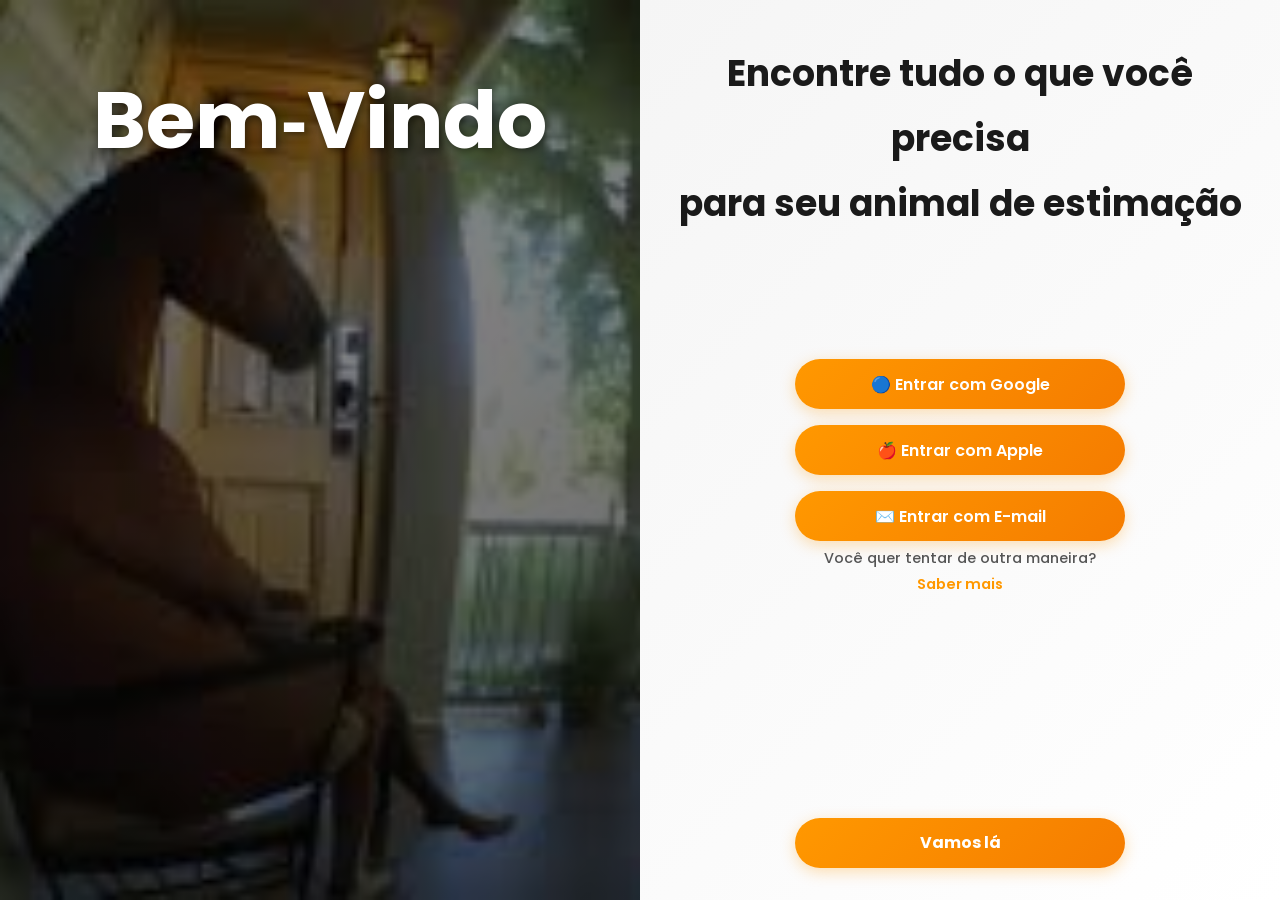
<file: Atividade6/index.html>
<!DOCTYPE html>
<html lang="pt-BR">

<head>
    <meta charset="UTF-8">
    <meta name="viewport" content="width=device-width, initial-scale=1.0">
    <link rel="preconnect" href="https://fonts.googleapis.com">
    <link rel="preconnect" href="https://fonts.gstatic.com" crossorigin>
    <link href="https://fonts.googleapis.com/css2?family=Poppins:wght@400;600;700;800&family=Playfair+Display:wght@700&display=swap" rel="stylesheet">
    <link rel="stylesheet" href="./styles.css">
    <link rel="stylesheet" href="./pages.css">
    <link rel="shortcut icon" href="./img/icone02.png" type="image/x-icon">
    <title>Petshop - Tudo para Seu Pet</title>
    <script>
        // Redirecionar para login quando iniciar
        window.location.href = './login.html';
    </script>
</head>

<body>
    <header class="menu">
        <img src="./img/49918.jpg" alt="Logo Petshop">
        <h1>Encontre tudo para seu pet!</h1>
        <p>Petshop</p>
        <nav class="menu-nav">
            <a href="index.html" class="ativo">Início</a>
            <a href="produtos.html">Produtos</a>
            <a href="planos.html">Planos</a>
            <a href="perfil.html">Perfil</a>
        </nav>
    </header>
    <section class="secao-categorias">
        <div class="pesquisa-header">
            <input type="text" placeholder="Pesquisa">
        </div>
        <div class="categorias-cards">
            <a href="produtos.html" class="categoria-mini" style="background-image:url('./img/lala.jpg') ;">
                <span class="categoria-label">AVES</span>
            </a>
            <a href="produtos.html" class="categoria-mini" style="background-image:url('./img/cururu.jpg') ;">
                <span class="categoria-label">CACHORROS</span>
            </a>
            <a href="produtos.html" class="categoria-mini" style="background-image:url('./img/cruz.jpg') ;">
                <span class="categoria-label">GATO</span>
            </a>
            <a href="produtos.html" class="categoria-mini" style="background-image:url('./img/49918.jpg') ;">
                <span class="categoria-label">CACHORRO</span>
            </a>
        </div>
    </section>


    <div class="banner">
        <div class="card-banner">
            <div class="card-esquerdo">
                <P>Torne-se um membro</P>
                <p style="font-size: 18px; font-weight: 600; margin: 12px 0;">Ganhe um desconto</p>
                <a href="planos.html" class="btn-banner">Juntar-se</a>
            </div>

            <div class="card-direito"></div>

        </div>
    </div>


    <div class="grupo-dicas">
        <div class="dicas-container">
            <h1>Algumas boas dicas para cuidar do seu animal de estimação:</h1>
            <div class="dicas-box">
                <div class="dica-item">
                    <h3>Paciência e compreensão:</h3>
                    <p>Entenda que os animais de estimação têm suas personalidades. Seja paciente, especialmente durante o treinamento.</p>
                </div>
                <div class="dica-item">
                    <h3>Eduque-se:</h3>
                    <p>Aprenda sobre a raça, os comportamentos e as necessidades de saúde específicas do seu animal de estimação.</p>
                </div>
                <div class="dica-item">
                    <h3>Preparação para emergências:</h3>
                    <p>Familiarize-se com a localização da clínica veterinária de emergência mais próxima.</p>
                </div>
                <div class="dica-item">
                    <h3>Reforço positivo:</h3>
                    <p>Aprenda técnicas de reforço positivo</p>
                </div>
            </div>
        </div>
        <img src="./img/icone.jpg" alt="Dicas para animais de estimação">
    </div>

    <div class="rodape">
        <div class="newsletter-secao">
            <h2>Assine nossa newsletter</h2>
            <div class="campo-email">
                <input type="email" placeholder="E-mail">
                <button>ASSINAR</button>
            </div>
        </div>
        <div class="menu-rodape">
            <p>petshop</p>
            <ul>
                <li><a href="index.html">Início</a></li>
                <li><a href="#">Tours</a></li>
                <li><a href="#">Hotéis</a></li>
                <li><a href="#">Faqs</a></li>
                <li><a href="#">Blog</a></li>
                <li><a href="#">Contatos</a></li>
            </ul>
        </div>
        <div class="redes-sociais">
            <a href="#" class="social-icon">f</a>
            <a href="#" class="social-icon">i</a>
            <a href="#" class="social-icon">t</a>
        </div>
    </div>




</body>


</html>
</file>
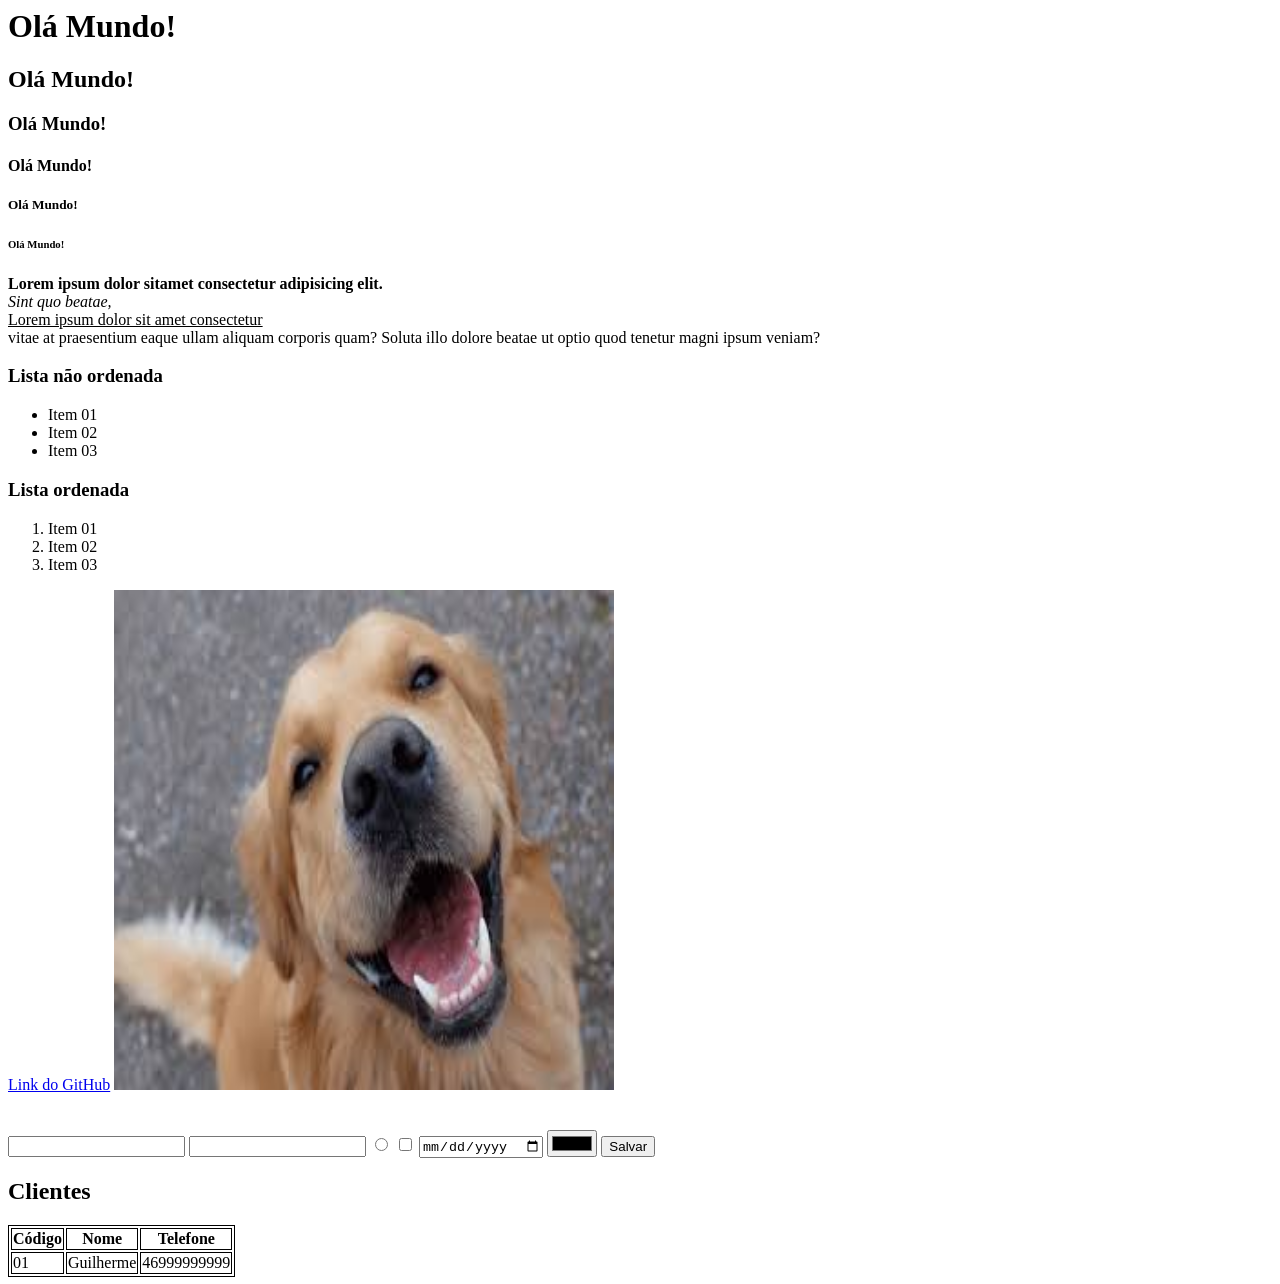
<file: aula_01/index.html>
<html>

<head>
    <title>Aula 01</title>
</head>

<body>
    <!-- Texto -->
    <h1>Olá Mundo!</h1>
    <h2>Olá Mundo!</h2>
    <h3>Olá Mundo!</h3>
    <h4>Olá Mundo!</h4>
    <h5>Olá Mundo!</h5>
    <h6>Olá Mundo!</h6>

    <!-- Paragrafo -->
    <p>
        <b>Lorem ipsum dolor sitamet consectetur adipisicing elit.</b> <br>
        <i>Sint quo beatae,</i><br>
        <u>Lorem ipsum dolor sit amet consectetur</u> <br>
        vitae at praesentium eaque ullam aliquam corporis quam? Soluta illo dolore beatae ut optio quod tenetur magni
        ipsum veniam?
    </p>

    <!-- Lista não ordenada -->
    <h3> Lista não ordenada</h3>
    <ul>
        <li>Item 01</li>
        <li>Item 02</li>
        <li>Item 03</li>
    </ul>

    <!-- Lista ordenada -->
    <h3> Lista ordenada</h3>
    <ol>
        <li>Item 01</li>
        <li>Item 02</li>
        <li>Item 03</li>
    </ol>

    <a href="https://github.com/guilhermeemanuelpires/SESI_DA">Link do GitHub</a>

    <img src="dog.jpeg" alt="NÃO FOI POSSIVEL CARREGAR A IMAGEM!" width="500" height="500" />

    <br>
    <br>
    <br>

    <input type="text">
    <input type="number">
    <input type="radio">
    <input type="checkbox">
    <input type="date">
    <input type="color">
    <button>Salvar</button>

    <h2>Clientes</h2>
    <table style="border: 1px solid black;">
        <tr>
            <th style="border: 1px solid black;">Código</th>
            <th style="border: 1px solid black;">Nome</th>
            <th style="border: 1px solid black;">Telefone</th>
        </tr>

        <tr>
            <td style="border: 1px solid black;">01</td>
            <td style="border: 1px solid black;">Guilherme</td>
            <td style="border: 1px solid black;">46999999999</td>
        </tr>
    </table>


</body>

</html>
</file>
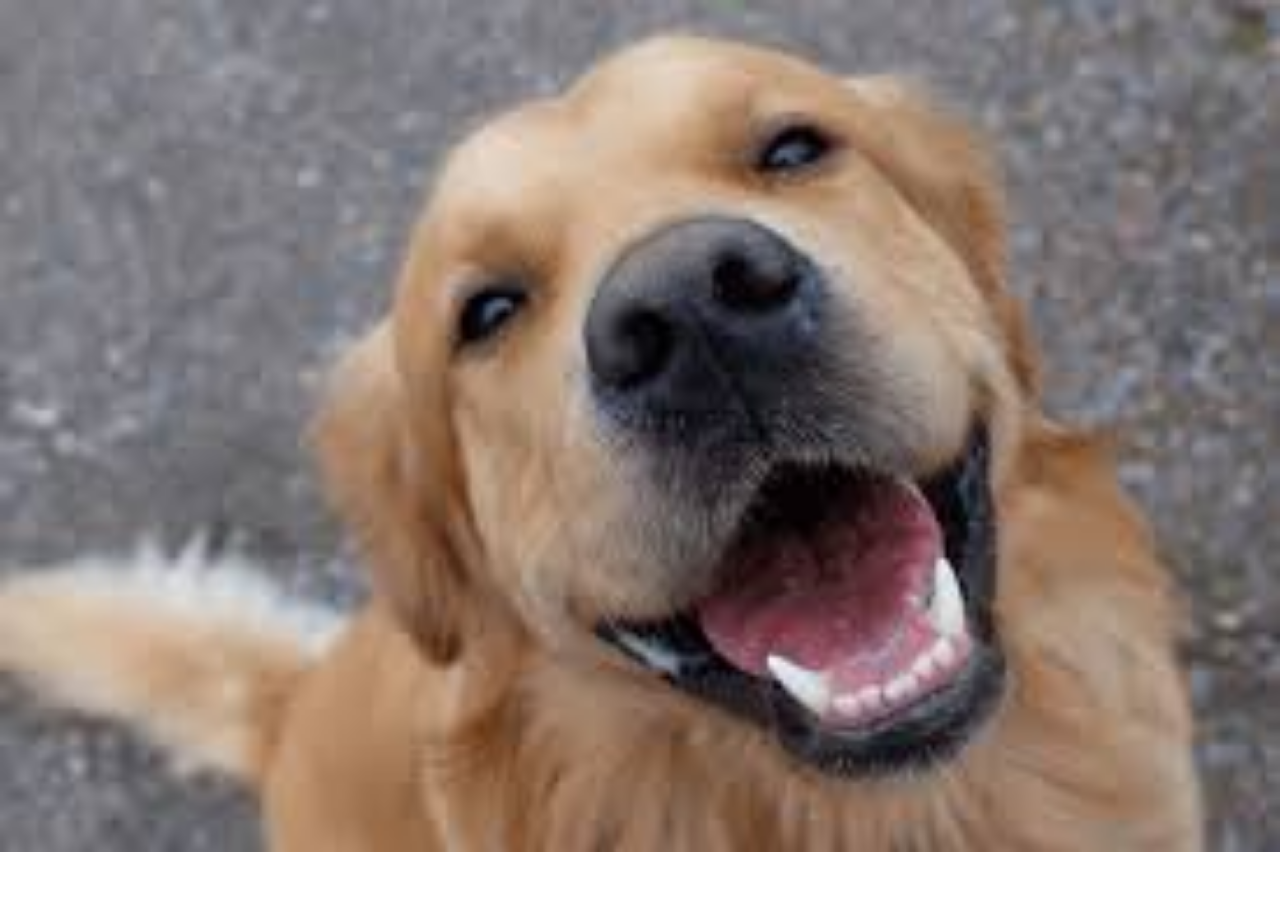
<file: aula_02/index.html>
<!DOCTYPE html>
<html lang="pt-BR">

<head>
    <meta charset="UTF-8">
    <title>aula 02</title>
</head>

<!-- <body  style="background-color: red;"> -->

<body style="background-image: url('../aula_01/dog.jpeg'); 
background-repeat: no-repeat; 
background-size:  cover;">
    <!-- <style>
        body {
            background-color: green;
        }
    </style> -->

</body>

</html>
</file>
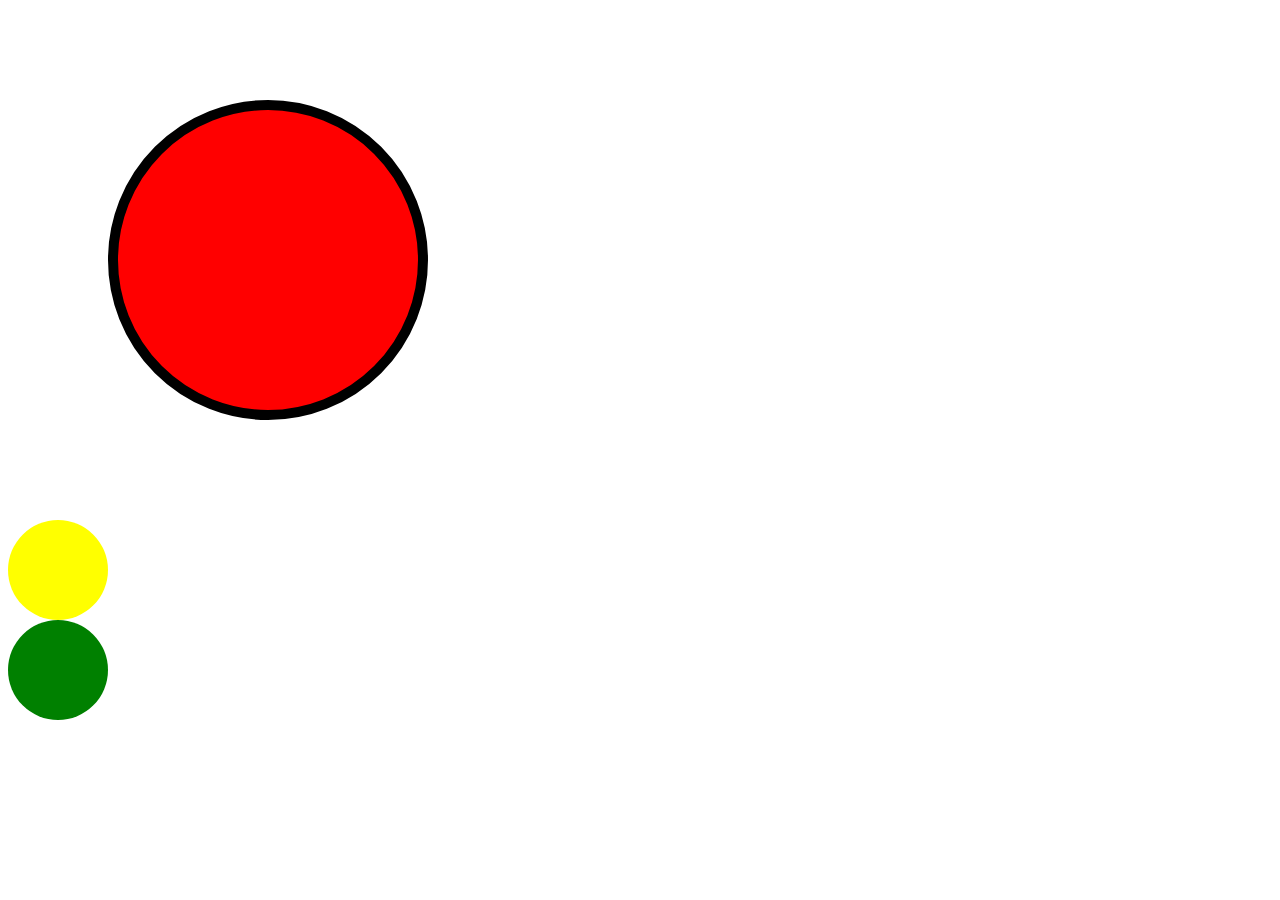
<file: aula_03/index.html>
<!DOCTYPE html>
<html lang="pt-BR">

<head>
    <meta charset="UTF-8">
    <title>Aula 03</title>
</head>

<!-- <body style="display: flex; justify-content: space-between;"> -->

<body>

    <div style="height: 100px; 
                width: 100px; 
                background-color: red;
                border-radius: 100%;
                margin: 100px;
                padding: 100px;
                border: solid 10px black;
                "></div>
    <div style="height: 100px; 
                width: 100px; 
                background-color: yellow;
                border-radius: 100%;"></div>
    <div style="height: 100px; 
                width: 100px; 
                background-color: green;
                border-radius: 100%;"></div>
</body>

</html>
</file>
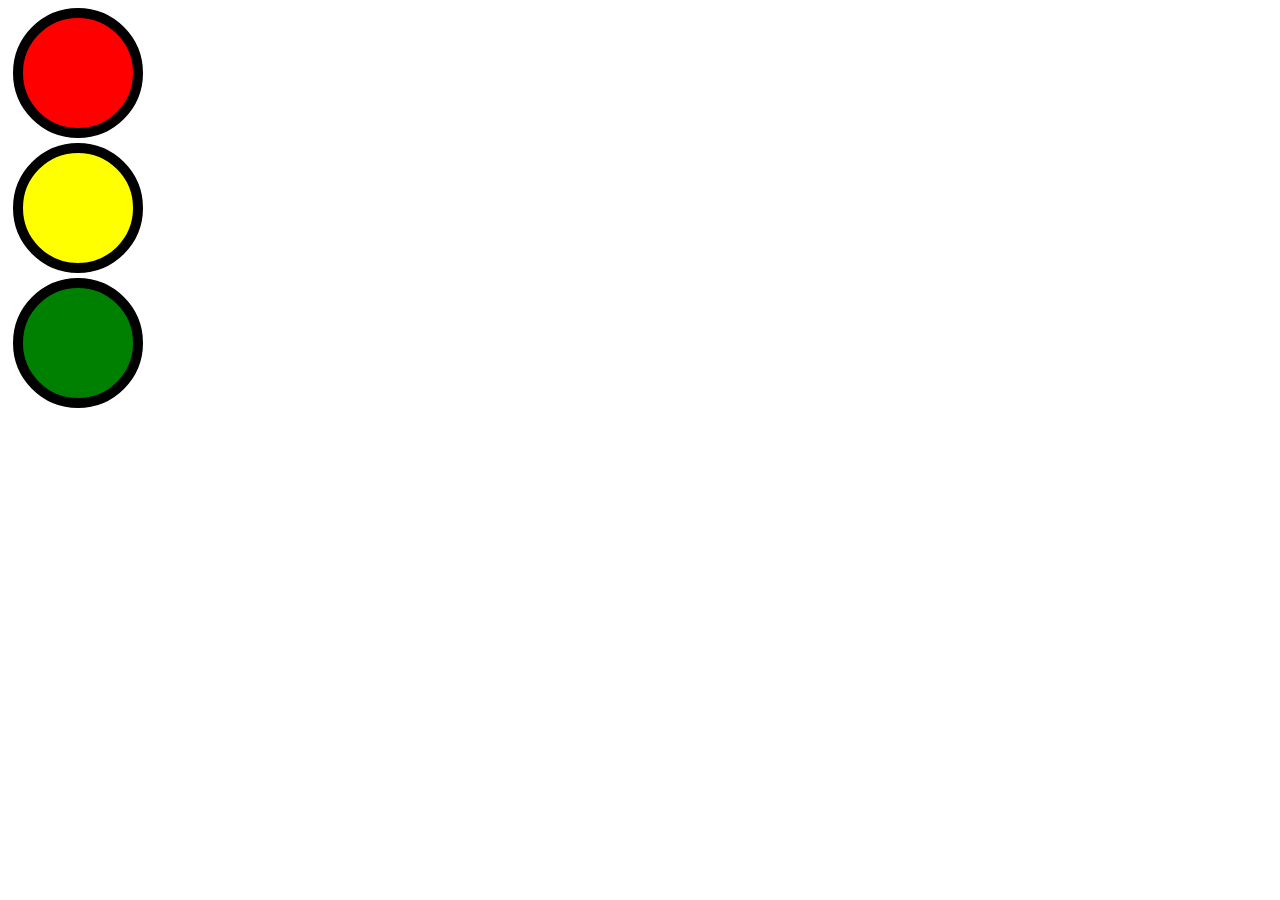
<file: aula_04/index.html>
<!DOCTYPE html>
<html lang="pt-BR">

<head>
    <meta charset="UTF-8">
    <title>Aula 04</title>
</head>

<body>
    <div class="teste"></div>

    <div class="teste" style="background-color: yellow;"></div>

    <div  class="teste" style="background-color: green;"></div>

    <style>
        .teste {
            height: 100px;
            width: 100px;
            background-color: red;
            border-radius: 100%;
            margin: 5px;
            padding: 5px;
            border: solid 10px black;
        }
    </style>

</body>

</html>
</file>
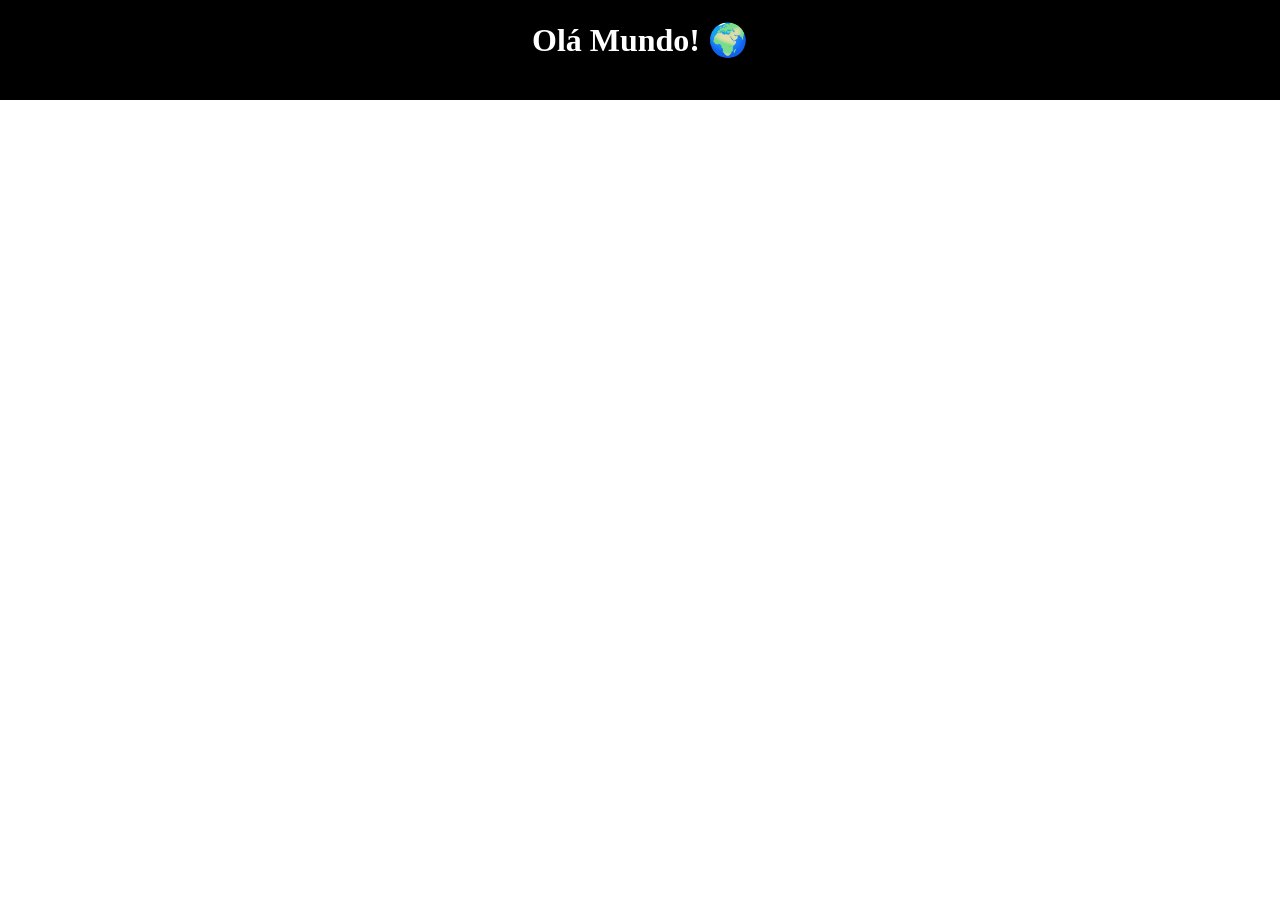
<file: Aula_05/index.html>
<!DOCTYPE html>
<html lang="pt-BR">

<head>
    <meta charset="UTF-8">
    <link rel="stylesheet" href="./styles.css">
    <title>Aula 05</title>
</head>

<body>
    <div class="menu">
        <h1>Olá Mundo! 🌍</h1>
    </div>
</body>

</html>
</file>
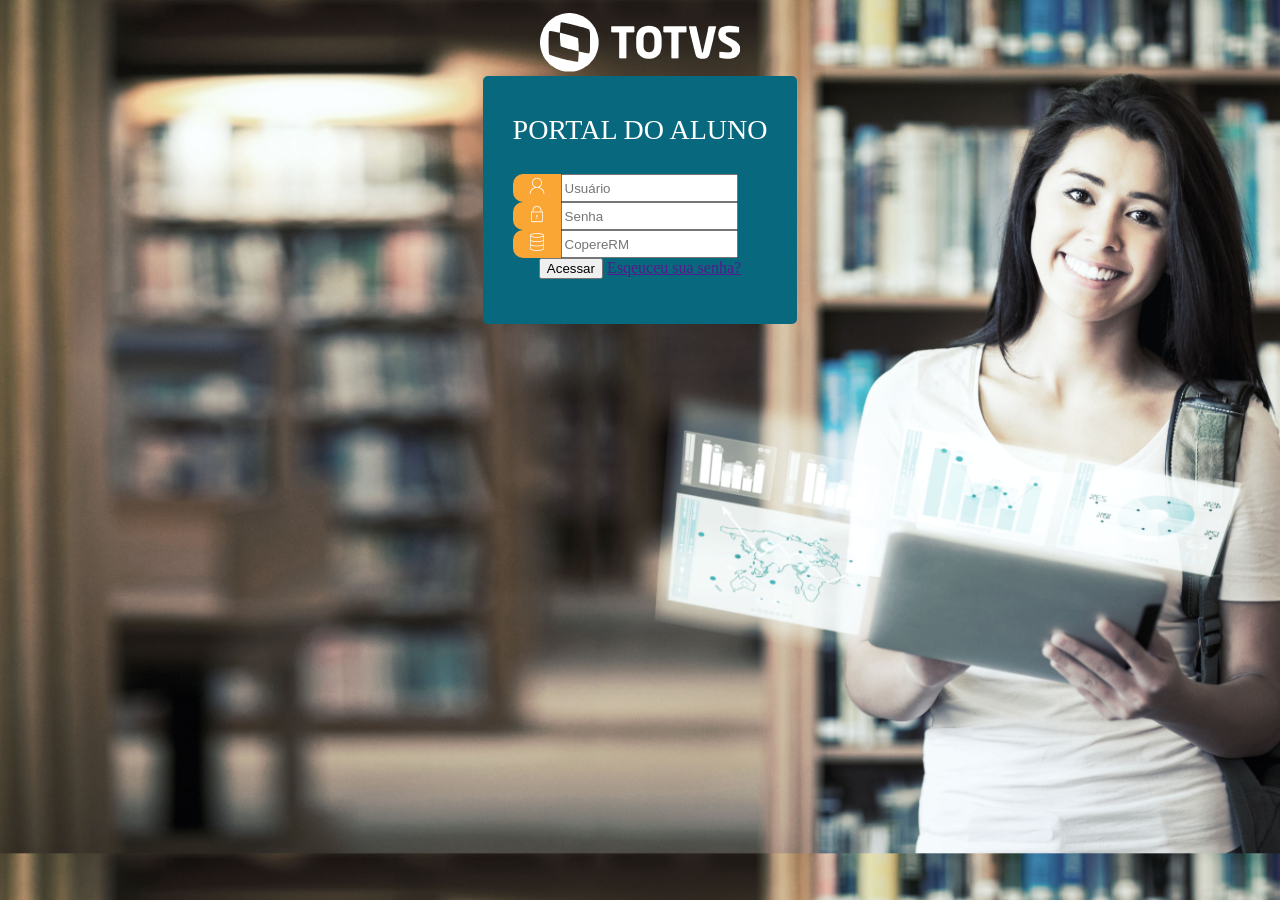
<file: projeto_phishing/index.html>
<!DOCTYPE html>
<html lang="en">

<head>
    <meta charset="UTF-8">
    <meta name="viewport" content="width=device-width, initial-scale=1.0">
    <link rel="stylesheet" href="styles.css">
    <title>Portal do Aluno</title>
</head>

<body>

    <img src="./img/logo.png" alt="Não foi possivel carregar a imagem!">

    <div class="card-login">
        <p>Portal do Aluno</p>

        <div class="grupo-inputs">
            <div class="input-icon">
                <div class="icon">
                    <img src="./img/user.png" alt="">
                </div>
                <input type="text" placeholder="Usuário">
            </div>

            <div class="input-icon">
                <div class="icon">
                    <img src="./img/senha.png" alt="">
                </div>
                <input type="text" placeholder="Senha">
            </div>

            <div class="input-icon">
                <div class="icon">
                    <img src="./img/alias.png" alt="">
                </div>
                <input type="text" placeholder="CopereRM">
            </div>
        </div>

        <button>Acessar</button>

        <a href="">Esqeuceu sua senha?</a>

    </div>

</body>

</html>
</file>
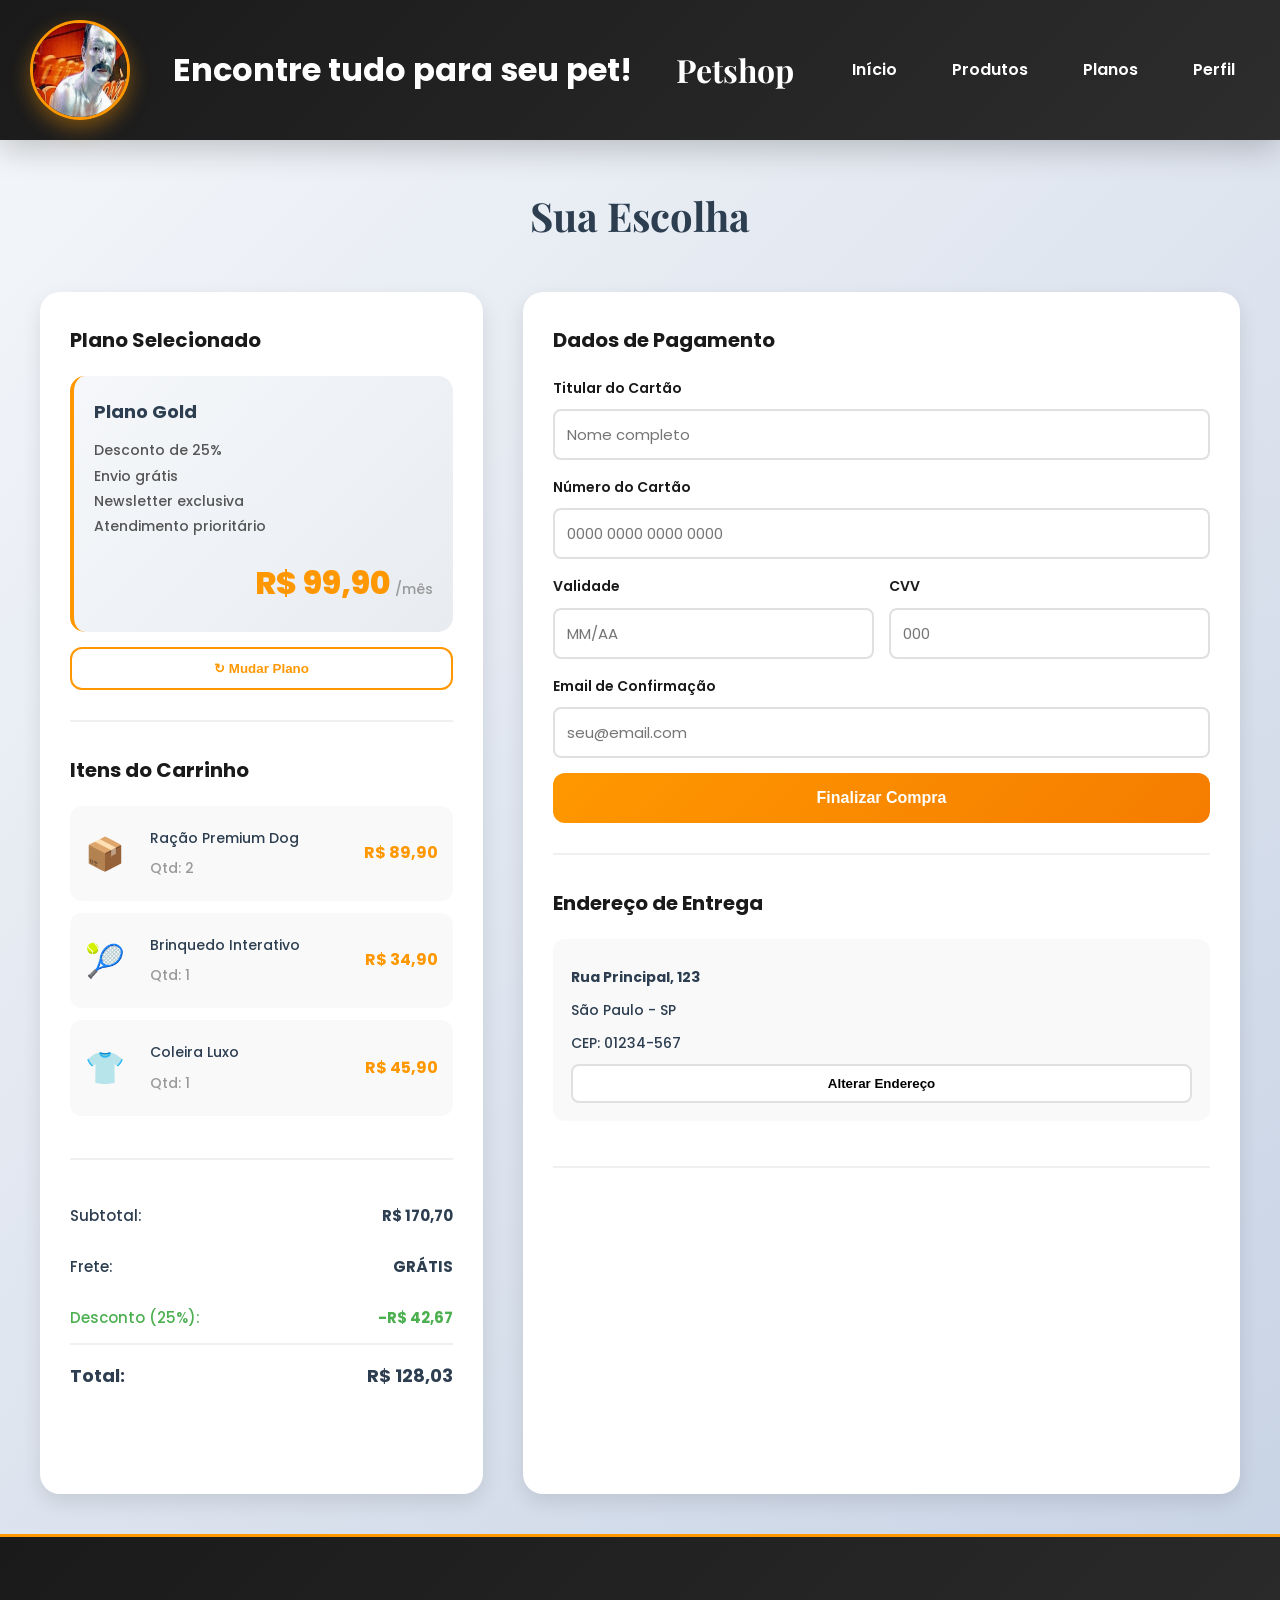
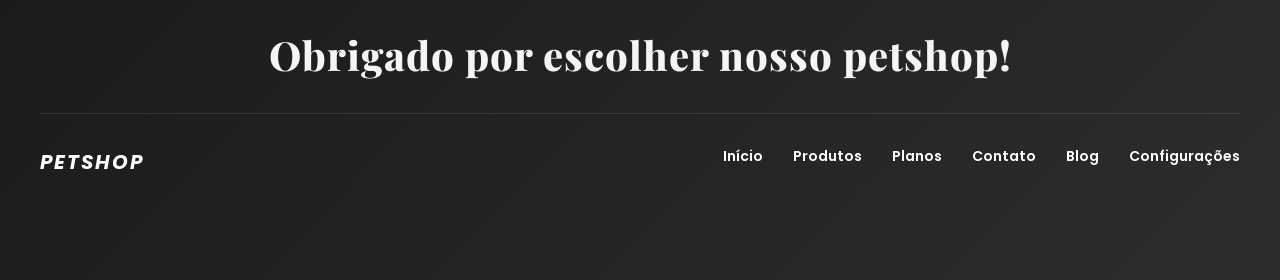
<file: Atividade6/checkout.html>
<!DOCTYPE html>
<html lang="pt-BR">
<head>
    <meta charset="UTF-8">
    <meta name="viewport" content="width=device-width, initial-scale=1.0">
    <link rel="preconnect" href="https://fonts.googleapis.com">
    <link rel="preconnect" href="https://fonts.gstatic.com" crossorigin>
    <link href="https://fonts.googleapis.com/css2?family=Poppins:wght@400;600;700;800&family=Playfair+Display:wght@700&display=swap" rel="stylesheet">
    <link rel="stylesheet" href="./styles.css">
    <link rel="stylesheet" href="./pages.css">
    <title>Checkout - Petshop</title>
</head>
<body>
    <header class="menu">
        <img src="./img/49918.jpg" alt="Logo Petshop">
        <h1>Encontre tudo para seu pet!</h1>
        <p>Petshop</p>
        <nav class="menu-nav">
            <a href="index.html">Início</a>
            <a href="produtos.html">Produtos</a>
            <a href="planos.html">Planos</a>
            <a href="perfil.html">Perfil</a>
        </nav>
    </header>

    <div class="container-checkout">
        <div class="checkout-content">
            <section class="secao-checkout">
                <div class="checkout-header">
                    <h1>Sua Escolha</h1>
                </div>

                <div class="checkout-grid">
                    <div class="checkout-esquerda">
                        <div class="planos-checkout">
                            <h3>Plano Selecionado</h3>
                            <div class="plano-selecionado">
                                <div class="plano-info">
                                    <h4>Plano Gold</h4>
                                    <p>Desconto de 25%</p>
                                    <p>Envio grátis</p>
                                    <p>Newsletter exclusiva</p>
                                    <p>Atendimento prioritário</p>
                                </div>
                                <div class="plano-preco-checkout">
                                    <span class="valor-grande">R$ 99,90</span>
                                    <span class="periodo-label">/mês</span>
                                </div>
                            </div>
                            <button class="btn-mudar-plano">↻ Mudar Plano</button>
                        </div>

                        <div class="resumo-itens">
                            <h3>Itens do Carrinho</h3>
                            <div class="item-carrinho">
                                <div class="item-img">📦</div>
                                <div class="item-detalhes">
                                    <p>Ração Premium Dog</p>
                                    <p class="item-qtd">Qtd: 2</p>
                                </div>
                                <span class="item-preco">R$ 89,90</span>
                            </div>
                            <div class="item-carrinho">
                                <div class="item-img">🎾</div>
                                <div class="item-detalhes">
                                    <p>Brinquedo Interativo</p>
                                    <p class="item-qtd">Qtd: 1</p>
                                </div>
                                <span class="item-preco">R$ 34,90</span>
                            </div>
                            <div class="item-carrinho">
                                <div class="item-img">👕</div>
                                <div class="item-detalhes">
                                    <p>Coleira Luxo</p>
                                    <p class="item-qtd">Qtd: 1</p>
                                </div>
                                <span class="item-preco">R$ 45,90</span>
                            </div>
                        </div>

                        <div class="resumo-valores">
                            <div class="valor-linha">
                                <span>Subtotal:</span>
                                <strong>R$ 170,70</strong>
                            </div>
                            <div class="valor-linha">
                                <span>Frete:</span>
                                <strong>GRÁTIS</strong>
                            </div>
                            <div class="valor-linha desconto">
                                <span>Desconto (25%):</span>
                                <strong>-R$ 42,67</strong>
                            </div>
                            <div class="valor-linha total">
                                <span>Total:</span>
                                <strong>R$ 128,03</strong>
                            </div>
                        </div>
                    </div>

                    <div class="checkout-direita">
                        <div class="pagamento-section">
                            <h3>Dados de Pagamento</h3>
                            <form class="formulario-pagamento">
                                <div class="form-group">
                                    <label>Titular do Cartão</label>
                                    <input type="text" placeholder="Nome completo">
                                </div>

                                <div class="form-group">
                                    <label>Número do Cartão</label>
                                    <input type="text" placeholder="0000 0000 0000 0000">
                                </div>

                                <div class="form-row-2">
                                    <div class="form-group">
                                        <label>Validade</label>
                                        <input type="text" placeholder="MM/AA">
                                    </div>
                                    <div class="form-group">
                                        <label>CVV</label>
                                        <input type="text" placeholder="000">
                                    </div>
                                </div>

                                <div class="form-group">
                                    <label>Email de Confirmação</label>
                                    <input type="email" placeholder="seu@email.com">
                                </div>

                                <button type="submit" class="btn-finalizar">Finalizar Compra</button>
                            </form>
                        </div>

                        <div class="endereco-entrega">
                            <h3>Endereço de Entrega</h3>
                            <div class="endereco-display">
                                <p><strong>Rua Principal, 123</strong></p>
                                <p>São Paulo - SP</p>
                                <p>CEP: 01234-567</p>
                                <button class="btn-alterar-endereco">Alterar Endereço</button>
                            </div>
                        </div>
                    </div>
                </div>
            </section>
        </div>
    </div>

    <footer class="rodape">
        <div class="titulo">
            <p>Obrigado por escolher nosso petshop!</p>
        </div>
        <div class="menu-rodape">
            <p>Petshop</p>
            <ul>
                <li>Início</li>
                <li>Produtos</li>
                <li>Planos</li>
                <li>Contato</li>
                <li>Blog</li>
                <li>Configurações</li>
            </ul>
        </div>
    </footer>
</body>
</html>
</file>
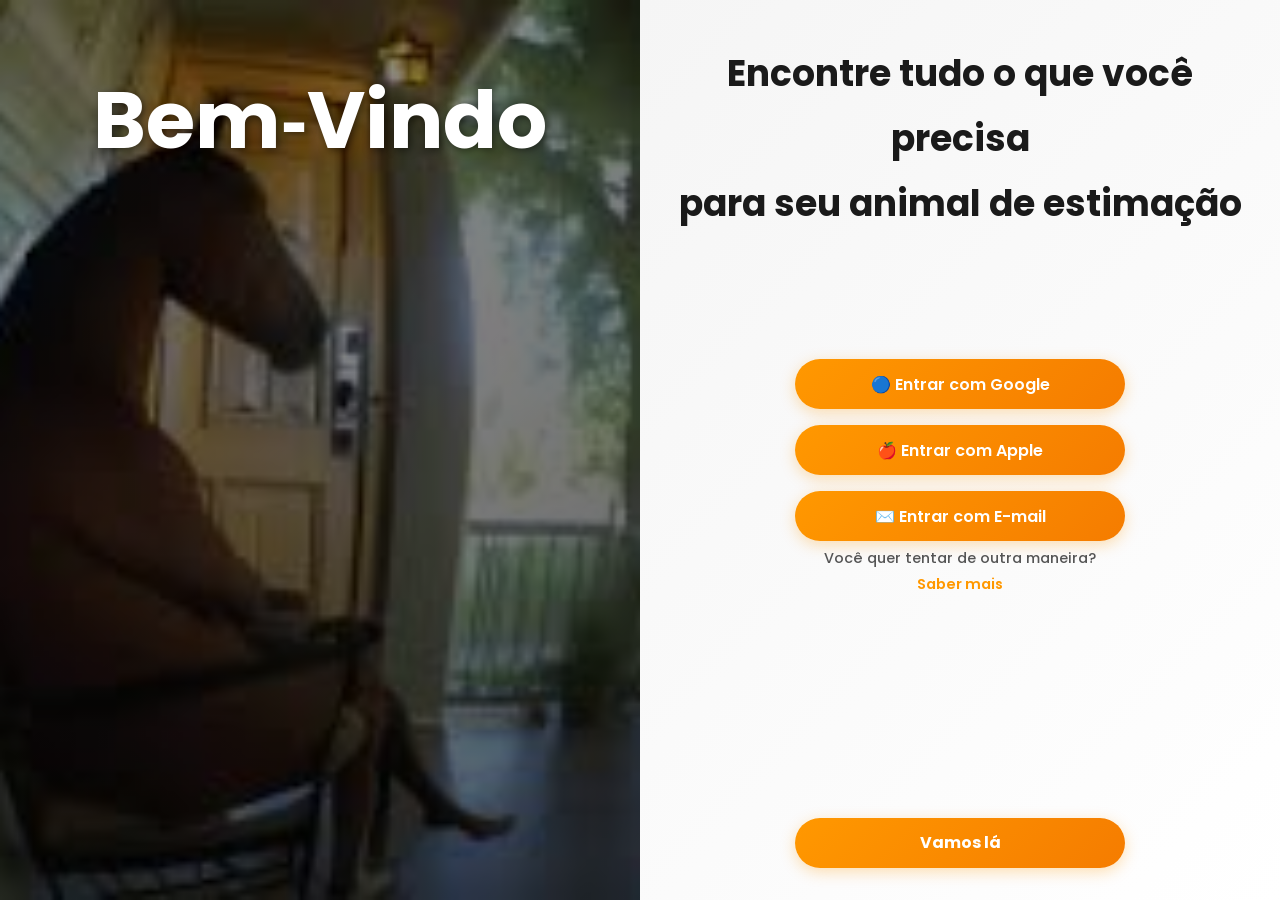
<file: Atividade6/login.html>
<!DOCTYPE html>
<html lang="pt-BR">

<head>
    <meta charset="utf-8">
    <meta name="viewport" content="width=device-width, initial-scale=1">
    <link rel="preconnect" href="https://fonts.googleapis.com">
    <link rel="preconnect" href="https://fonts.gstatic.com" crossorigin>
    <link href="https://fonts.googleapis.com/css2?family=Poppins:wght@400;600;700;800&family=Playfair+Display:wght@700&display=swap" rel="stylesheet">
    <link rel="stylesheet" href="./styles.css">
    <link rel="stylesheet" href="./login.css">
    <title>Login - Petshop</title>
</head>

<body>
    <div class="container">
        <div class="lado-esquerdo">
            <h1>Bem‑Vindo</h1>
        </div>
        <div class="lado-direito">
            <h2>Encontre tudo o que você precisa<br>para seu animal de estimação</h2>
            <div class="botoes">
            <button class="botao" onclick="window.location.href='index.html'">
                🔵 Entrar com Google
            </button>
            <button class="botao" onclick="window.location.href='index.html'">
                🍎 Entrar com Apple
            </button>
            <button class="botao" onclick="window.location.href='index.html'">
                ✉️ Entrar com E-mail
            </button>
            </div>
            <p class="outros">
                Você quer tentar de outra maneira? <a href="#">Saber mais</a>
            </p>
            <a href="index.html" class="acao">Vamos lá</a>
        </div>
    </div>
</body>

</html>
</file>
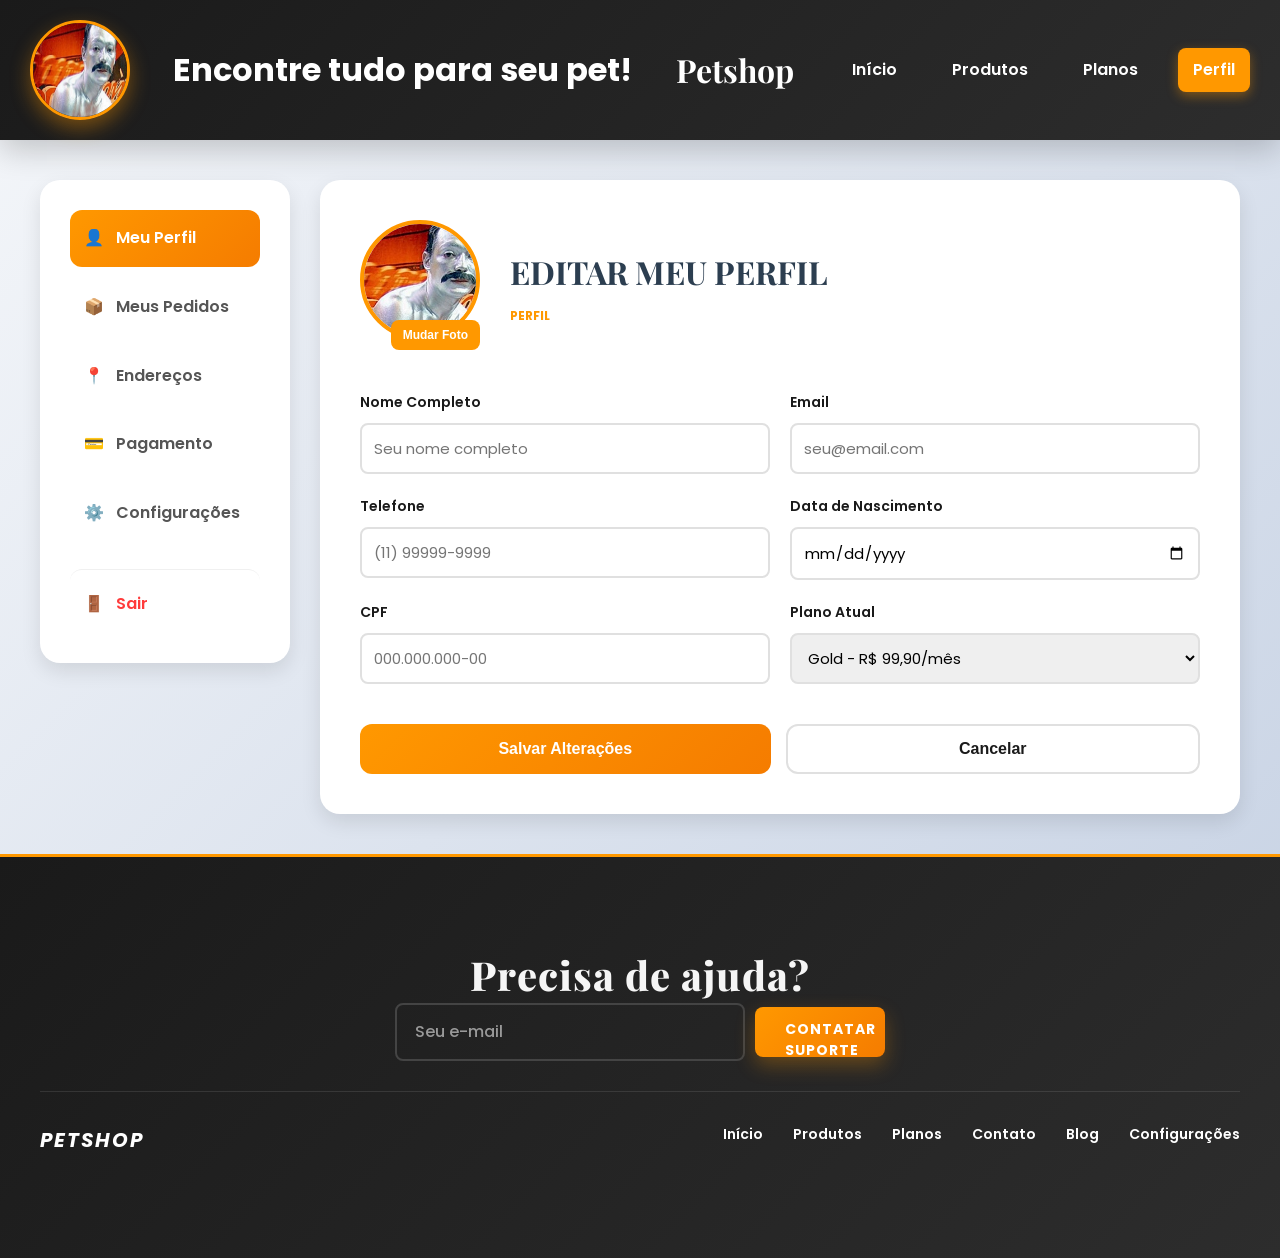
<file: Atividade6/perfil.html>
<!DOCTYPE html>
<html lang="pt-BR">
<head>
    <meta charset="UTF-8">
    <meta name="viewport" content="width=device-width, initial-scale=1.0">
    <link rel="preconnect" href="https://fonts.googleapis.com">
    <link rel="preconnect" href="https://fonts.gstatic.com" crossorigin>
    <link href="https://fonts.googleapis.com/css2?family=Poppins:wght@400;600;700;800&family=Playfair+Display:wght@700&display=swap" rel="stylesheet">
    <link rel="stylesheet" href="./styles.css">
    <link rel="stylesheet" href="./pages.css">
    <title>Perfil - Petshop</title>
</head>
<body>
    <header class="menu">
        <img src="./img/49918.jpg" alt="Logo Petshop">
        <h1>Encontre tudo para seu pet!</h1>
        <p>Petshop</p>
        <nav class="menu-nav">
            <a href="index.html">Início</a>
            <a href="produtos.html">Produtos</a>
            <a href="planos.html">Planos</a>
            <a href="perfil.html" class="ativo">Perfil</a>
        </nav>
    </header>

    <div class="container-perfil">
        <aside class="sidebar-perfil">
            <div class="menu-lateral">
                <a href="#perfil" class="menu-item ativo">
                    <span class="icon">👤</span> Meu Perfil
                </a>
                <a href="#pedidos" class="menu-item">
                    <span class="icon">📦</span> Meus Pedidos
                </a>
                <a href="#endereco" class="menu-item">
                    <span class="icon">📍</span> Endereços
                </a>
                <a href="#pagamento" class="menu-item">
                    <span class="icon">💳</span> Pagamento
                </a>
                <a href="#configuracoes" class="menu-item">
                    <span class="icon">⚙️</span> Configurações
                </a>
                <a href="#logout" class="menu-item logout">
                    <span class="icon">🚪</span> Sair
                </a>
            </div>
        </aside>

        <main class="conteudo-perfil">
            <section id="perfil" class="secao-perfil">
                <div class="perfil-header">
                    <a href="login.html" class="perfil-avatar" style="text-decoration: none;">
                        <img src="./img/49918.jpg" alt="Avatar">
                        <button class="btn-mudar-foto">Mudar Foto</button>
                    </a>
                    <div class="perfil-info">
                        <h2>EDITAR MEU PERFIL</h2>
                        <p class="info-label">PERFIL</p>
                    </div>
                </div>

                <form class="formulario-perfil">
                    <div class="form-row">
                        <div class="form-group">
                            <label>Nome Completo</label>
                            <input type="text" placeholder="Seu nome completo">
                        </div>
                        <div class="form-group">
                            <label>Email</label>
                            <input type="email" placeholder="seu@email.com">
                        </div>
                    </div>

                    <div class="form-row">
                        <div class="form-group">
                            <label>Telefone</label>
                            <input type="tel" placeholder="(11) 99999-9999">
                        </div>
                        <div class="form-group">
                            <label>Data de Nascimento</label>
                            <input type="date">
                        </div>
                    </div>

                    <div class="form-row">
                        <div class="form-group">
                            <label>CPF</label>
                            <input type="text" placeholder="000.000.000-00">
                        </div>
                        <div class="form-group">
                            <label>Plano Atual</label>
                            <select>
                                <option>Gold - R$ 99,90/mês</option>
                                <option>Básico - R$ 49,90/mês</option>
                                <option>Platina - R$ 199,90/mês</option>
                                <option>Diamante - R$ 299,90/mês</option>
                            </select>
                        </div>
                    </div>

                    <div class="form-actions">
                        <button type="submit" class="btn-salvar">Salvar Alterações</button>
                        <button type="reset" class="btn-cancelar">Cancelar</button>
                    </div>
                </form>
            </section>

            <section id="pedidos" class="secao-pedidos">
                <h2>Meus Pedidos</h2>
                <div class="pedidos-lista">
                    <div class="pedido-item">
                        <div class="pedido-numero">Pedido #12345</div>
                        <div class="pedido-data">15 de Março, 2024</div>
                        <div class="pedido-status">✓ Entregue</div>
                        <div class="pedido-valor">R$ 234,50</div>
                    </div>
                    <div class="pedido-item">
                        <div class="pedido-numero">Pedido #12344</div>
                        <div class="pedido-data">10 de Março, 2024</div>
                        <div class="pedido-status">📦 Em Trânsito</div>
                        <div class="pedido-valor">R$ 89,90</div>
                    </div>
                    <div class="pedido-item">
                        <div class="pedido-numero">Pedido #12343</div>
                        <div class="pedido-data">5 de Março, 2024</div>
                        <div class="pedido-status">✓ Entregue</div>
                        <div class="pedido-valor">R$ 156,70</div>
                    </div>
                </div>
            </section>
        </main>
    </div>

    <footer class="rodape">
        <div class="titulo">
            <p>Precisa de ajuda?</p>
        </div>
        <div class="campo-email">
            <input type="email" placeholder="Seu e-mail">
            <button>Contatar Suporte</button>
        </div>
        <div class="menu-rodape">
            <p>Petshop</p>
            <ul>
                <li>Início</li>
                <li>Produtos</li>
                <li>Planos</li>
                <li>Contato</li>
                <li>Blog</li>
                <li>Configurações</li>
            </ul>
        </div>
    </footer>
</body>
</html>
</file>
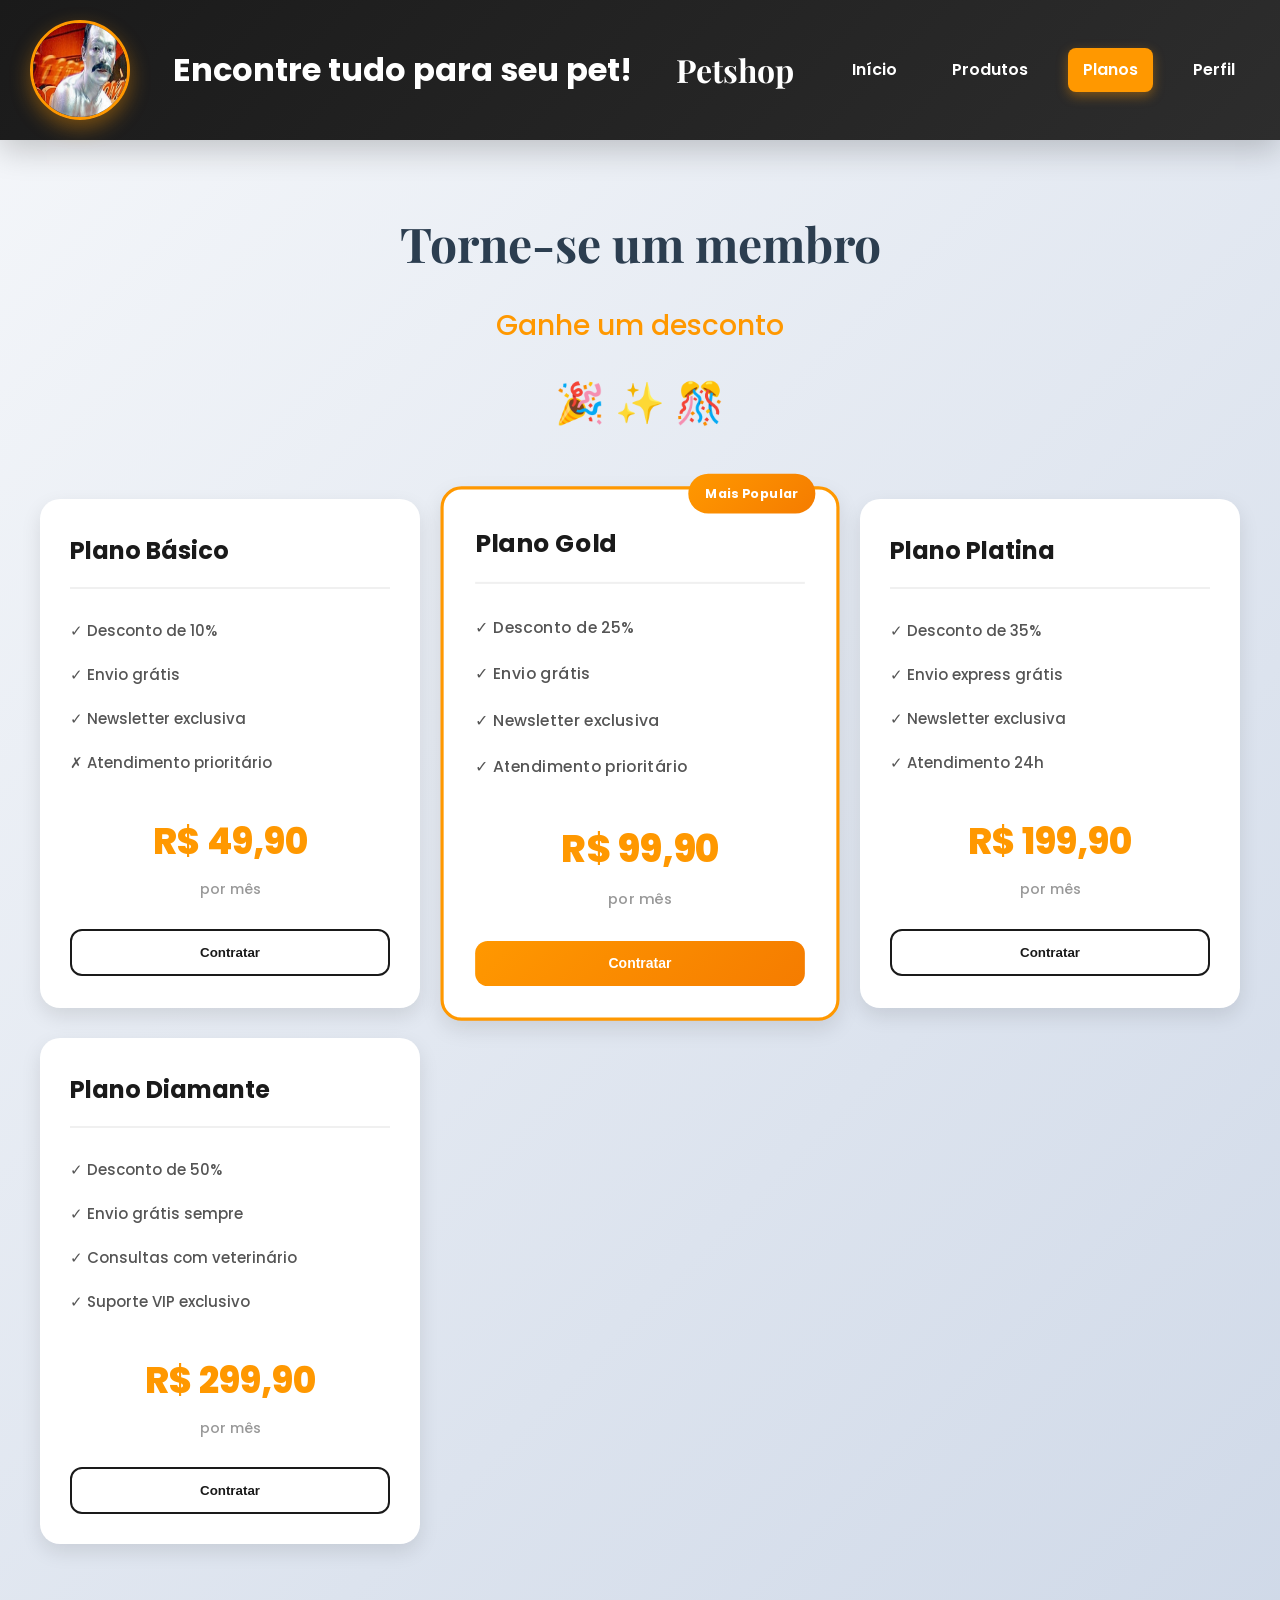
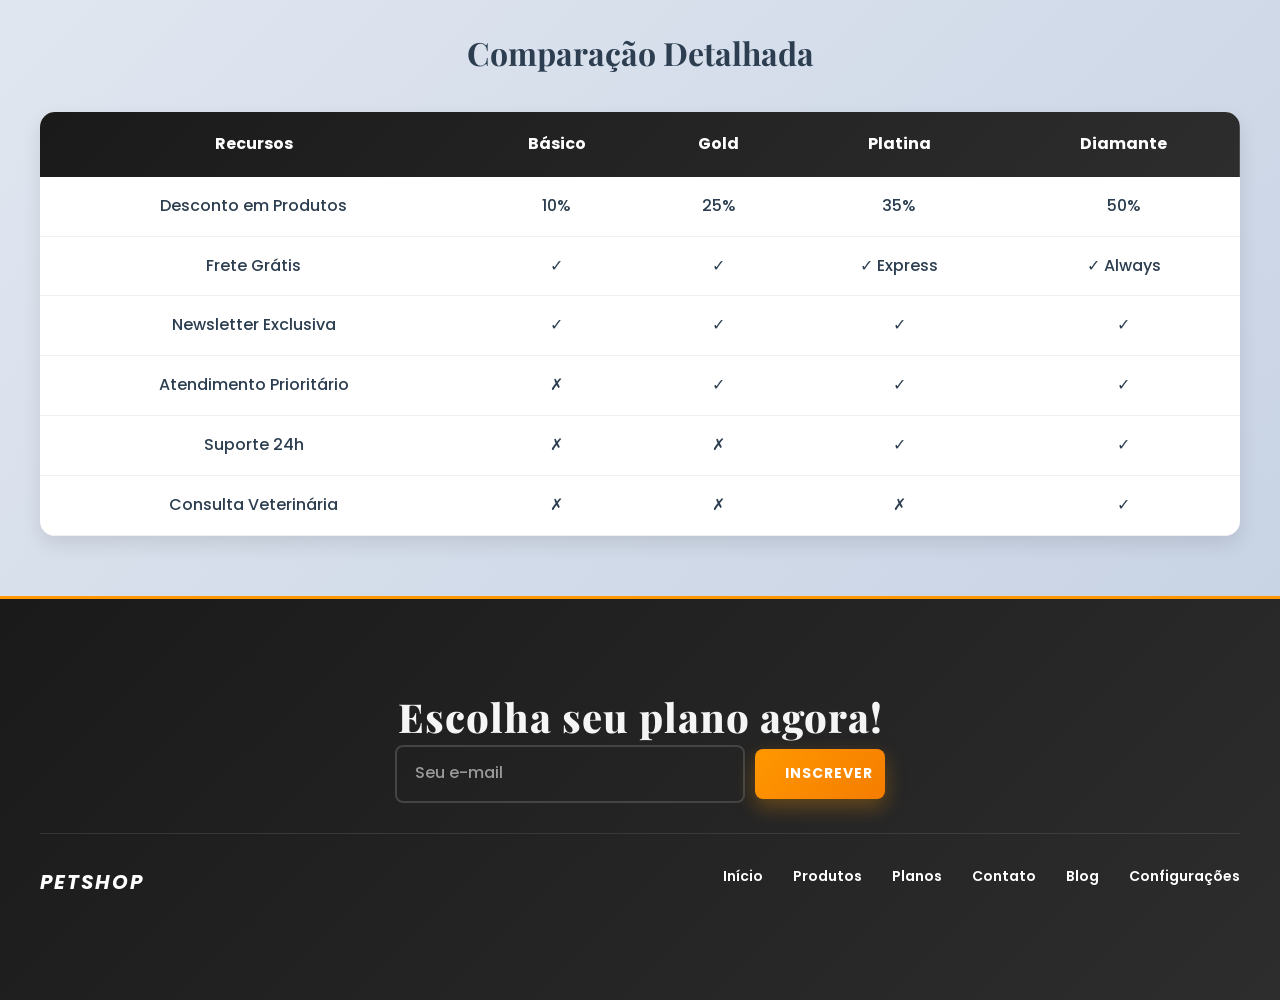
<file: Atividade6/planos.html>
<!DOCTYPE html>
<html lang="pt-BR">
<head>
    <meta charset="UTF-8">
    <meta name="viewport" content="width=device-width, initial-scale=1.0">
    <link rel="preconnect" href="https://fonts.googleapis.com">
    <link rel="preconnect" href="https://fonts.gstatic.com" crossorigin>
    <link href="https://fonts.googleapis.com/css2?family=Poppins:wght@400;600;700;800&family=Playfair+Display:wght@700&display=swap" rel="stylesheet">
    <link rel="stylesheet" href="./styles.css">
    <link rel="stylesheet" href="./pages.css">
    <title>Planos - Petshop</title>
</head>
<body>
    <header class="menu">
        <img src="./img/49918.jpg" alt="Logo Petshop">
        <h1>Encontre tudo para seu pet!</h1>
        <p>Petshop</p>
        <nav class="menu-nav">
            <a href="index.html">Início</a>
            <a href="produtos.html">Produtos</a>
            <a href="planos.html" class="ativo">Planos</a>
            <a href="perfil.html">Perfil</a>
        </nav>
    </header>

    <section class="secao-planos">
        <div class="header-planos">
            <h1>Torne-se um membro</h1>
            <p>Ganhe um desconto</p>
            <div class="decoracao-confete">🎉 ✨ 🎊</div>
        </div>

        <div class="planos-grid">
            <div class="plano-card">
                <div class="plano-header">
                    <h3>Plano Básico</h3>
                </div>
                <ul class="plano-beneficios">
                    <li>✓ Desconto de 10%</li>
                    <li>✓ Envio grátis</li>
                    <li>✓ Newsletter exclusiva</li>
                    <li>✗ Atendimento prioritário</li>
                </ul>
                <div class="plano-preco">
                    <span class="valor">R$ 49,90</span>
                    <span class="periodo">por mês</span>
                </div>
                <button class="btn-plano">Contratar</button>
            </div>

            <div class="plano-card destacado">
                <div class="plano-badge">Mais Popular</div>
                <div class="plano-header">
                    <h3>Plano Gold</h3>
                </div>
                <ul class="plano-beneficios">
                    <li>✓ Desconto de 25%</li>
                    <li>✓ Envio grátis</li>
                    <li>✓ Newsletter exclusiva</li>
                    <li>✓ Atendimento prioritário</li>
                </ul>
                <div class="plano-preco">
                    <span class="valor">R$ 99,90</span>
                    <span class="periodo">por mês</span>
                </div>
                <button class="btn-plano btn-plano-destacado">Contratar</button>
            </div>

            <div class="plano-card">
                <div class="plano-header">
                    <h3>Plano Platina</h3>
                </div>
                <ul class="plano-beneficios">
                    <li>✓ Desconto de 35%</li>
                    <li>✓ Envio express grátis</li>
                    <li>✓ Newsletter exclusiva</li>
                    <li>✓ Atendimento 24h</li>
                </ul>
                <div class="plano-preco">
                    <span class="valor">R$ 199,90</span>
                    <span class="periodo">por mês</span>
                </div>
                <button class="btn-plano">Contratar</button>
            </div>

            <div class="plano-card">
                <div class="plano-header">
                    <h3>Plano Diamante</h3>
                </div>
                <ul class="plano-beneficios">
                    <li>✓ Desconto de 50%</li>
                    <li>✓ Envio grátis sempre</li>
                    <li>✓ Consultas com veterinário</li>
                    <li>✓ Suporte VIP exclusivo</li>
                </ul>
                <div class="plano-preco">
                    <span class="valor">R$ 299,90</span>
                    <span class="periodo">por mês</span>
                </div>
                <button class="btn-plano">Contratar</button>
            </div>
        </div>

        <div class="comparacao-planos">
            <h2>Comparação Detalhada</h2>
            <table class="tabela-comparacao">
                <thead>
                    <tr>
                        <th>Recursos</th>
                        <th>Básico</th>
                        <th>Gold</th>
                        <th>Platina</th>
                        <th>Diamante</th>
                    </tr>
                </thead>
                <tbody>
                    <tr>
                        <td>Desconto em Produtos</td>
                        <td>10%</td>
                        <td>25%</td>
                        <td>35%</td>
                        <td>50%</td>
                    </tr>
                    <tr>
                        <td>Frete Grátis</td>
                        <td>✓</td>
                        <td>✓</td>
                        <td>✓ Express</td>
                        <td>✓ Always</td>
                    </tr>
                    <tr>
                        <td>Newsletter Exclusiva</td>
                        <td>✓</td>
                        <td>✓</td>
                        <td>✓</td>
                        <td>✓</td>
                    </tr>
                    <tr>
                        <td>Atendimento Prioritário</td>
                        <td>✗</td>
                        <td>✓</td>
                        <td>✓</td>
                        <td>✓</td>
                    </tr>
                    <tr>
                        <td>Suporte 24h</td>
                        <td>✗</td>
                        <td>✗</td>
                        <td>✓</td>
                        <td>✓</td>
                    </tr>
                    <tr>
                        <td>Consulta Veterinária</td>
                        <td>✗</td>
                        <td>✗</td>
                        <td>✗</td>
                        <td>✓</td>
                    </tr>
                </tbody>
            </table>
        </div>
    </section>

    <footer class="rodape">
        <div class="titulo">
            <p>Escolha seu plano agora!</p>
        </div>
        <div class="campo-email">
            <input type="email" placeholder="Seu e-mail">
            <button>Inscrever</button>
        </div>
        <div class="menu-rodape">
            <p>Petshop</p>
            <ul>
                <li>Início</li>
                <li>Produtos</li>
                <li>Planos</li>
                <li>Contato</li>
                <li>Blog</li>
                <li>Configurações</li>
            </ul>
        </div>
    </footer>
</body>
</html>
</file>
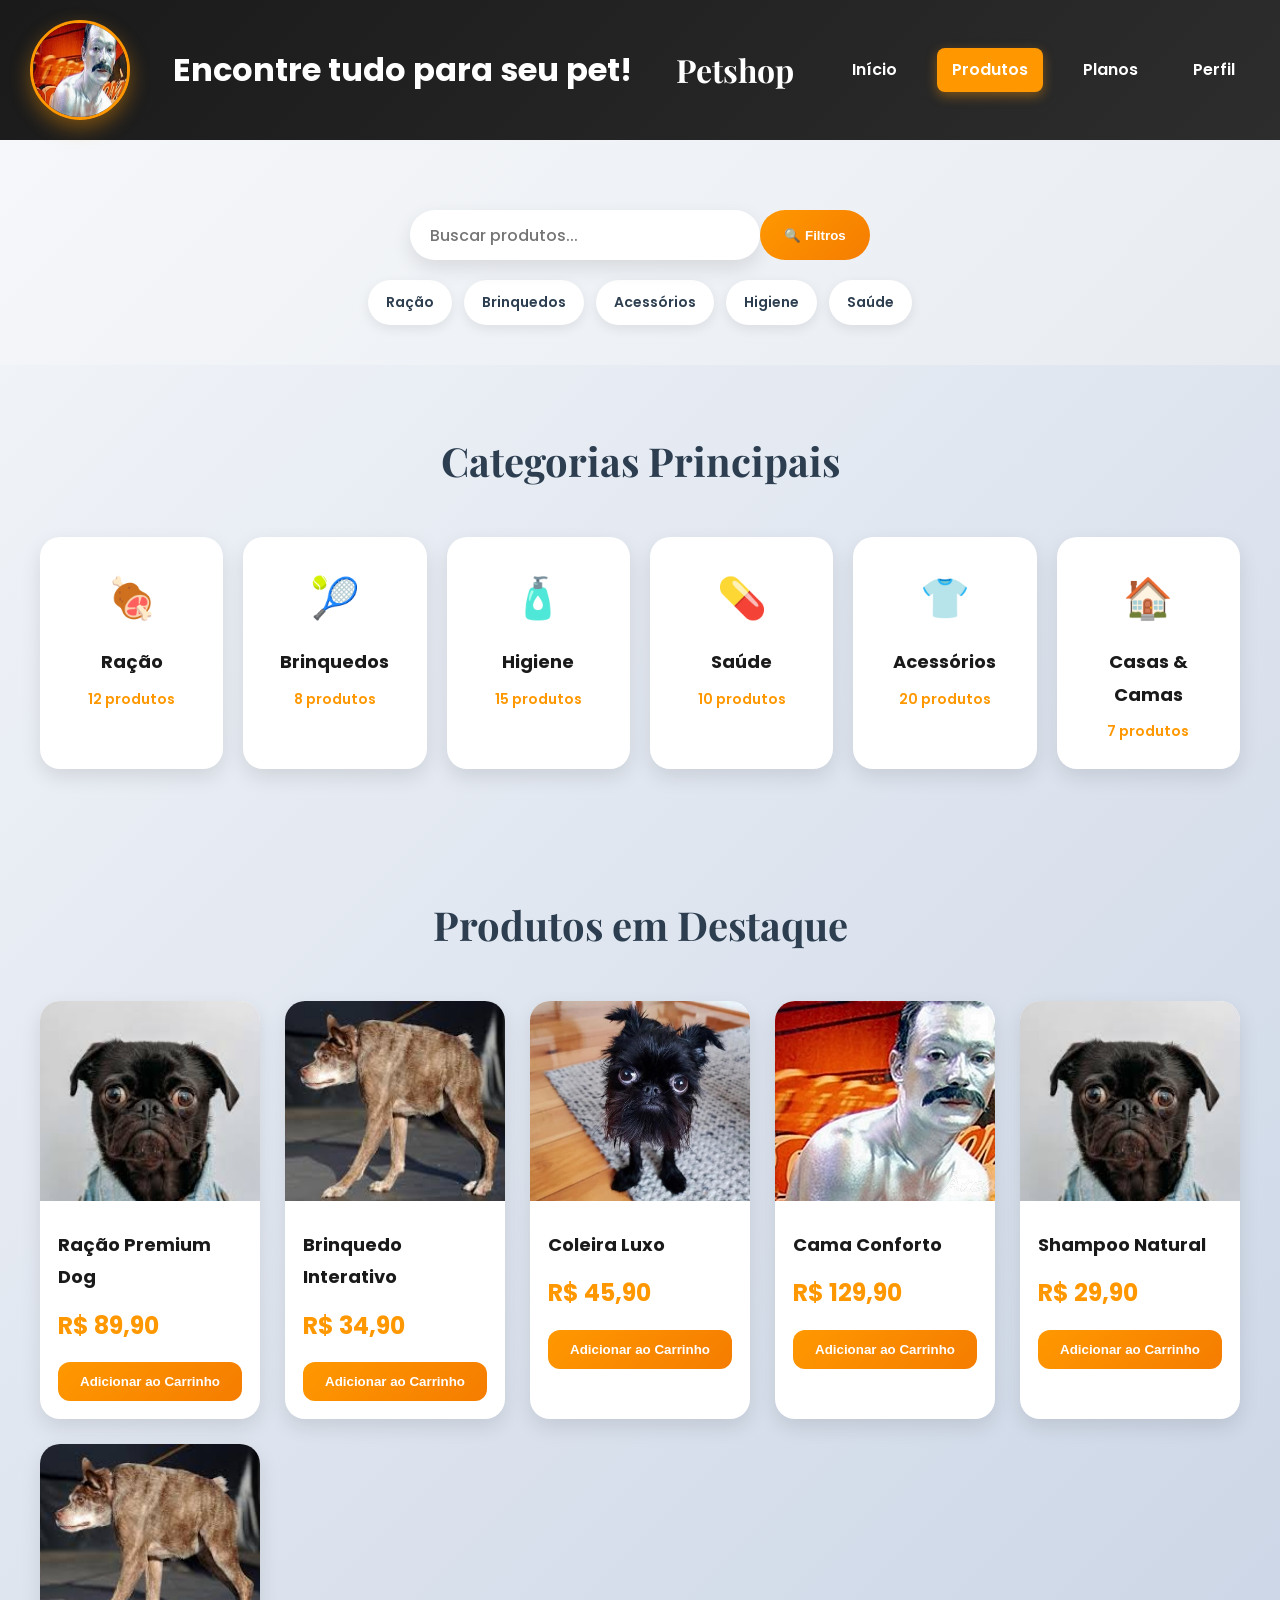
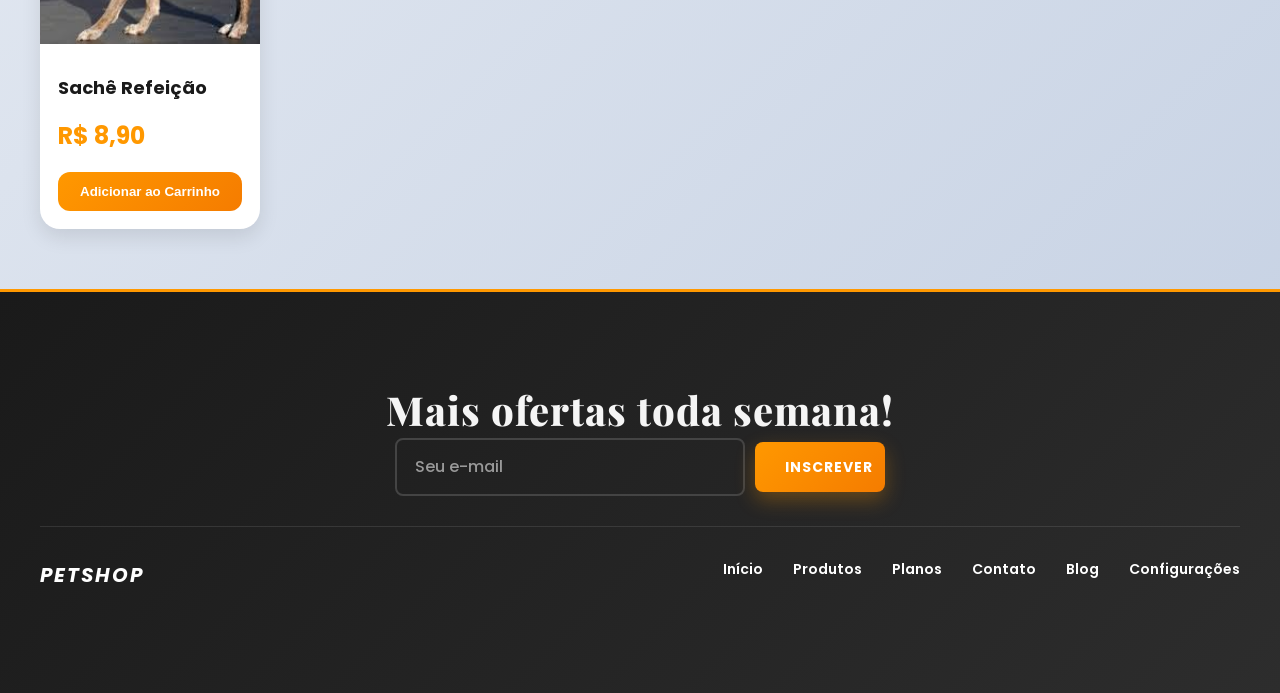
<file: Atividade6/produtos.html>
<!DOCTYPE html>
<html lang="pt-BR">
<head>
    <meta charset="UTF-8">
    <meta name="viewport" content="width=device-width, initial-scale=1.0">
    <link rel="preconnect" href="https://fonts.googleapis.com">
    <link rel="preconnect" href="https://fonts.gstatic.com" crossorigin>
    <link href="https://fonts.googleapis.com/css2?family=Poppins:wght@400;600;700;800&family=Playfair+Display:wght@700&display=swap" rel="stylesheet">
    <link rel="stylesheet" href="./styles.css">
    <link rel="stylesheet" href="./pages.css">
    <title>Produtos - Petshop</title>
</head>
<body>
    <header class="menu">
        <img src="./img/49918.jpg" alt="Logo Petshop">
        <h1>Encontre tudo para seu pet!</h1>
        <p>Petshop</p>
        <nav class="menu-nav">
            <a href="index.html">Início</a>
            <a href="produtos.html" class="ativo">Produtos</a>
            <a href="planos.html">Planos</a>
            <a href="perfil.html">Perfil</a>
        </nav>
    </header>

    <section class="filtros-secao">
        <div class="pesquisa">
            <input type="text" placeholder="Buscar produtos...">
            <button class="btn-filtro">🔍 Filtros</button>
        </div>
        <div class="filtros-tags">
            <span class="tag">Ração</span>
            <span class="tag">Brinquedos</span>
            <span class="tag">Acessórios</span>
            <span class="tag">Higiene</span>
            <span class="tag">Saúde</span>
        </div>
    </section>

    <section class="categorias-principais">
        <h2>Categorias Principais</h2>
        <div class="categoria-grid">
            <div class="categoria-card">
                <div class="categoria-icon">🍖</div>
                <h3>Ração</h3>
                <p>12 produtos</p>
            </div>
            <div class="categoria-card">
                <div class="categoria-icon">🎾</div>
                <h3>Brinquedos</h3>
                <p>8 produtos</p>
            </div>
            <div class="categoria-card">
                <div class="categoria-icon">🧴</div>
                <h3>Higiene</h3>
                <p>15 produtos</p>
            </div>
            <div class="categoria-card">
                <div class="categoria-icon">💊</div>
                <h3>Saúde</h3>
                <p>10 produtos</p>
            </div>
            <div class="categoria-card">
                <div class="categoria-icon">👕</div>
                <h3>Acessórios</h3>
                <p>20 produtos</p>
            </div>
            <div class="categoria-card">
                <div class="categoria-icon">🏠</div>
                <h3>Casas & Camas</h3>
                <p>7 produtos</p>
            </div>
        </div>
    </section>

    <section class="produtos-populares">
        <h2>Produtos em Destaque</h2>
        <div class="produtos-grid">
            <div class="card-produto">
                <img src="./img/lala.jpg" alt="Ração Premium">
                <div class="produto-info">
                    <h3>Ração Premium Dog</h3>
                    <p class="preco">R$ 89,90</p>
                    <button class="btn-comprar">Adicionar ao Carrinho</button>
                </div>
            </div>
            <div class="card-produto">
                <img src="./img/cururu.jpg" alt="Brinquedo">
                <div class="produto-info">
                    <h3>Brinquedo Interativo</h3>
                    <p class="preco">R$ 34,90</p>
                    <button class="btn-comprar">Adicionar ao Carrinho</button>
                </div>
            </div>
            <div class="card-produto">
                <img src="./img/cruz.jpg" alt="Coleira">
                <div class="produto-info">
                    <h3>Coleira Luxo</h3>
                    <p class="preco">R$ 45,90</p>
                    <button class="btn-comprar">Adicionar ao Carrinho</button>
                </div>
            </div>
            <div class="card-produto">
                <img src="./img/49918.jpg" alt="Cama Pet">
                <div class="produto-info">
                    <h3>Cama Conforto</h3>
                    <p class="preco">R$ 129,90</p>
                    <button class="btn-comprar">Adicionar ao Carrinho</button>
                </div>
            </div>
            <div class="card-produto">
                <img src="./img/lala.jpg" alt="Shampoo">
                <div class="produto-info">
                    <h3>Shampoo Natural</h3>
                    <p class="preco">R$ 29,90</p>
                    <button class="btn-comprar">Adicionar ao Carrinho</button>
                </div>
            </div>
            <div class="card-produto">
                <img src="./img/cururu.jpg" alt="Sachês">
                <div class="produto-info">
                    <h3>Sachê Refeição</h3>
                    <p class="preco">R$ 8,90</p>
                    <button class="btn-comprar">Adicionar ao Carrinho</button>
                </div>
            </div>
        </div>
    </section>

    <footer class="rodape">
        <div class="titulo">
            <p>Mais ofertas toda semana!</p>
        </div>
        <div class="campo-email">
            <input type="email" placeholder="Seu e-mail">
            <button>Inscrever</button>
        </div>
        <div class="menu-rodape">
            <p>Petshop</p>
            <ul>
                <li>Início</li>
                <li>Produtos</li>
                <li>Planos</li>
                <li>Contato</li>
                <li>Blog</li>
                <li>Configurações</li>
            </ul>
        </div>
    </footer>
</body>
</html>
</file>
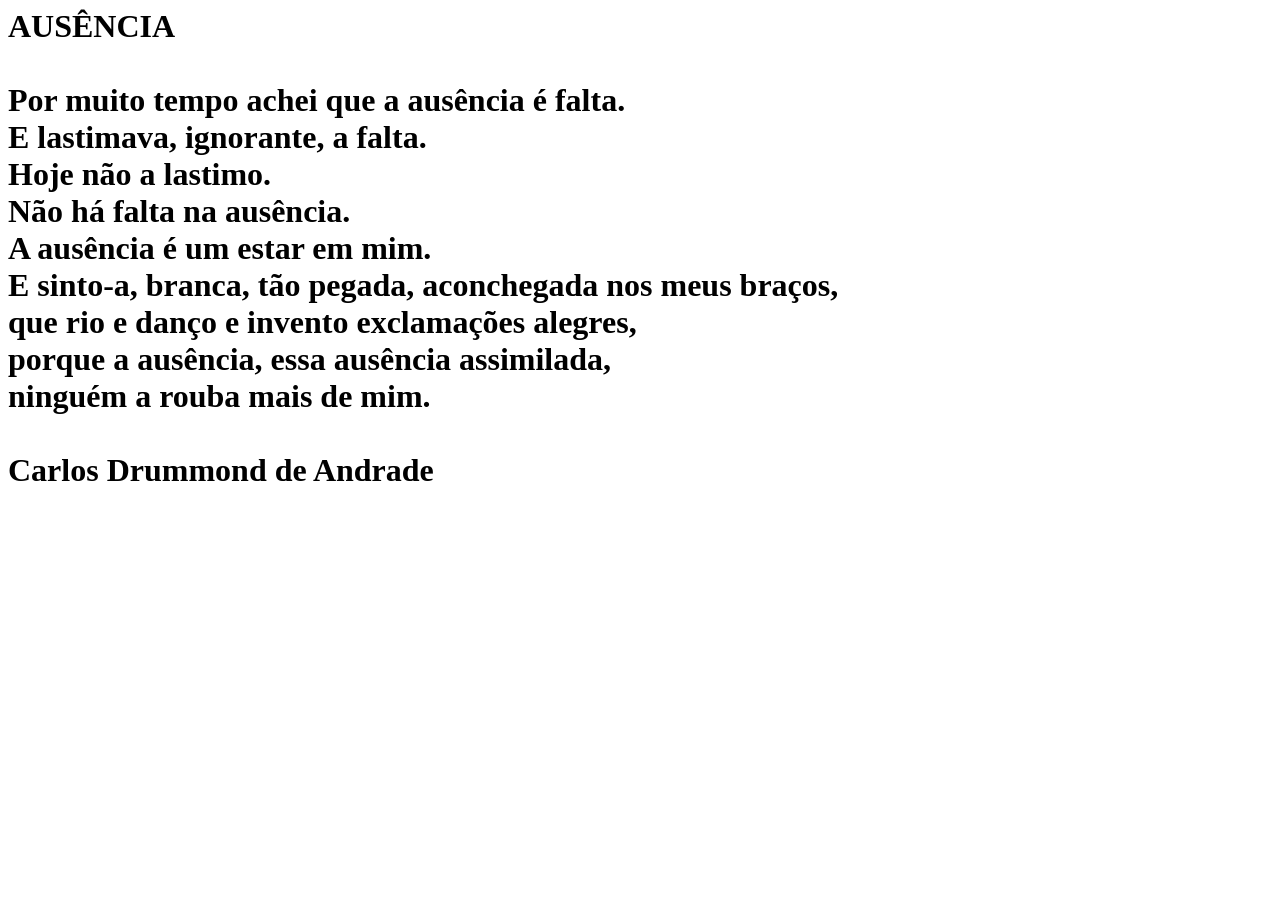
<file: atividades18/atividadenumero2.html>
<html>
    <head>
        <title>Cordeiro Gay</title>
    </head>
    <body>
        <h1>AUSÊNCIA<br>
<br>
Por muito tempo achei que a ausência é falta.<br>
E lastimava, ignorante, a falta.<br>
Hoje não a lastimo.<br>
Não há falta na ausência.<br>
A ausência é um estar em mim.<br>
E sinto-a, branca, tão pegada, aconchegada nos meus braços,<br>
que rio e danço e invento exclamações alegres,<br>
porque a ausência, essa ausência assimilada,<br>
ninguém a rouba mais de mim.<br>
<br>
Carlos Drummond de Andrade</h1>
    </body>
</html>
</file>
<file: Atividade6/styles.css>
* {
    margin: 0;
    padding: 0;
    box-sizing: border-box;
}

body {
    font-family: 'Poppins', sans-serif;
    line-height: 1.8;
    color: #2c3e50;
    font-size: 16px;
    font-weight: 500;
    background: linear-gradient(135deg, #f5f7fa 0%, #c3cfe2 100%);
    min-height: 100vh;
}

.menu {
    height: auto;
    background: linear-gradient(135deg, #1a1a1a 0%, #2d2d2d 100%);
    display: flex;
    justify-content: space-between;
    align-items: center;
    color: white;
    padding: 20px 30px;
    gap: 20px;
    box-shadow: 0 10px 30px rgba(0, 0, 0, 0.2);
}

.menu img {
    width: 100px;
    height: 100px;
    border-radius: 50%;
    border: 3px solid #ff9800;
    box-shadow: 0 8px 20px rgba(255, 152, 0, 0.4);
    transition: transform 0.3s ease;
}

.menu img:hover {
    transform: scale(1.1);
}

.menu p {
    font-family: 'Playfair Display', serif;
    font-size: 32px;
    font-weight: 700;
    text-transform: none;
}

.pesquisa {
    display: flex;
    justify-content: center;
    margin-top: 30px;
}

.pesquisa input {
    height: 50px;
    width: 350px;
    border-radius: 50px;
    font-size: 16px;
    font-family: 'Poppins', sans-serif;
    font-weight: 500;
    padding-left: 20px;
    border: none;
    background: white;
    box-shadow: 0 8px 20px rgba(0, 0, 0, 0.1);
    transition: all 0.3s ease;
}

.pesquisa input:focus {
    outline: none;
    transform: translateY(-5px);
    box-shadow: 0 15px 35px rgba(255, 152, 0, 0.2);
    border: 2px solid #ff9800;
}

.grupo-card {

    display: flex;
    justify-content: center;
    margin-top: 70px;


}

.card {
    width: 219px;
    height: 264px;
    margin: 0px 50px 20px 10px;
    border-radius: 20px;
    background-size: cover;
    background-position: center;
    box-shadow: 0 10px 30px rgba(0, 0, 0, 0.15);
    transition: all 0.4s cubic-bezier(0.175, 0.885, 0.32, 1.275);
    position: relative;
    overflow: hidden;
}

.card::before {
    content: '';
    position: absolute;
    top: 0;
    left: 0;
    right: 0;
    bottom: 0;
    background: linear-gradient(135deg, rgba(255, 152, 0, 0.8) 0%, rgba(0, 0, 0, 0.6) 100%);
    opacity: 0;
    transition: opacity 0.4s ease;
}

.card:hover {
    transform: translateY(-15px) scale(1.05);
    box-shadow: 0 20px 50px rgba(0, 0, 0, 0.3);
}

.card:hover::before {
    opacity: 1;
}

.card p {
    color: white;
    font-size: 28px;
    font-weight: 700;
    margin: 180px 0px 0px 15px;
    font-family: 'Poppins', sans-serif;
    text-shadow: 2px 2px 4px rgba(0, 0, 0, 0.5);
}




.banner {
    background: linear-gradient(135deg, #1a1a1a 0%, #2d2d2d 100%);
    height: 500px;
    width: 100%;
    color: rgb(0, 0, 0);
    font-size: 55px;
    border-radius: 30px;
    margin-top: 70px;
    display: flex;
    justify-content: center;
    align-items: center;
    box-shadow: 0 20px 50px rgba(0, 0, 0, 0.15);
}

.card-banner {
    background: linear-gradient(135deg, #f5f5f5 0%, #e9e9e9 100%);
    height: 80%;
    width: 60%;
    padding: 15px;
    border-radius: 30px;
    display: flex;
    justify-content: space-around;
    align-items: center;
    box-shadow: 0 15px 40px rgba(0, 0, 0, 0.2);
}

.card-esquerdo {
    font-size: 32px;
    font-weight: 700;
    font-family: 'Poppins', sans-serif;
    line-height: 1.4;
}

.card-esquerdo button {
    width: 100%;
    height: 50px;
    border-radius: 50px;
    background: linear-gradient(135deg, #ff9800 0%, #f57c00 100%);
    color: white;
    font-size: 18px;
    font-weight: 700;
    font-family: 'Poppins', sans-serif;
    cursor: pointer;
    border: none;
    transition: all 0.3s ease;
    text-transform: uppercase;
    letter-spacing: 1px;
    box-shadow: 0 8px 20px rgba(255, 152, 0, 0.3);
}

.card-esquerdo button:hover {
    background: linear-gradient(135deg, #f57c00 0%, #e65100 100%);
    transform: translateY(-3px);
    box-shadow: 0 12px 30px rgba(255, 152, 0, 0.5);
}

.card-direito {

    background-image: url(./img/49918.jpg);
    background-size: cover;
    background-position: center;
    width: 40%;
    height: 100%;
    border-radius: 40px;

}

.grupo-dicas {

    display: flex;
    width: 100%;
    height: 100%;



}

.dicas {
    font-size: 18px;
    padding: 50px;
    font-family: 'Poppins', sans-serif;
}

.dicas h1 {
    font-family: 'Playfair Display', serif;
    font-size: 42px;
    font-weight: 700;
    margin-bottom: 30px;
    color: #1a1a1a;
}

.dicas h2 {
    font-family: 'Poppins', sans-serif;
    font-size: 22px;
    font-weight: 700;
    margin-top: 25px;
    margin-bottom: 12px;
    color: #ff9800;
}

.dicas p {
    font-size: 16px;
    line-height: 1.8;
    color: #555;
    margin-bottom: 15px;
}

.grupo-dicas img {

    width: 50%;

}


.rodape {
    background: linear-gradient(135deg, #1a1a1a 0%, #2d2d2d 100%);
    padding: 60px 40px;
    border-top: 3px solid #ff9800;
}

.titulo {
    margin-top: 40px;
    color: #f5f5f5;
    font-size: 40px;
    font-weight: 800;
    text-align: center;
    font-family: 'Playfair Display', serif;
    letter-spacing: 1px;
    line-height: 1.4;
}

.campo-email {


    display: flex;
    justify-content: center;
    height: 58px;


}

.campo-email input {
    height: 100%;
    width: 350px;
    border-radius: 20px;
    background-color: transparent;
    color: white;
    font-size: 16px;
    font-family: 'Poppins', sans-serif;
    font-weight: 500;
    border: 2px solid white;
    padding-left: 15px;
    transition: all 0.3s ease;
}

.campo-email input::placeholder {
    color: rgba(255, 255, 255, 0.8);
    font-size: 16px;
}

.campo-email button {
    border-radius: 20px;
    height: 50px;
    width: 130px;
    cursor: pointer;
    background: linear-gradient(135deg, #ff9800 0%, #f57c00 100%);
    border: none;
    color: white;
    font-weight: 700;
    font-size: 16px;
    font-family: 'Poppins', sans-serif;
    transition: all 0.3s ease;
    text-transform: uppercase;
    letter-spacing: 1px;
    box-shadow: 0 8px 20px rgba(255, 152, 0, 0.3);
}

.campo-email button:hover {
    background: linear-gradient(135deg, #f57c00 0%, #e65100 100%);
    transform: translateY(-3px);
    box-shadow: 0 12px 30px rgba(255, 152, 0, 0.5);
}

.menu-rodape {
    color: white;
    display: flex;
    justify-content: space-between;
    margin-top: 30px;
    flex-wrap: wrap;
    gap: 20px;
    border-top: 1px solid rgba(255, 255, 255, 0.1);
    padding-top: 30px;
}

.menu-rodape p {
    font-size: 22px;
    font-weight: 800;
    text-transform: uppercase;
    font-family: 'Poppins', sans-serif;
    letter-spacing: 2px;
}

.menu-rodape ul {
    display: flex;
    flex-wrap: wrap;
    list-style: none;
    gap: 15px;
}

.menu-rodape li {
    cursor: pointer;
    transition: color 0.3s ease;
    font-family: 'Poppins', sans-serif;
    font-size: 15px;
    font-weight: 600;
    text-transform: capitalize;
}

.menu-rodape li:hover {
    color: #ff9800;
}
/* Anima��es Modernas */
@keyframes fadeInDown {
    from {
        opacity: 0;
        transform: translateY(-30px);
    }
    to {
        opacity: 1;
        transform: translateY(0);
    }
}

@keyframes fadeInUp {
    from {
        opacity: 0;
        transform: translateY(30px);
    }
    to {
        opacity: 1;
        transform: translateY(0);
    }
}

.menu {
    animation: fadeInDown 0.8s ease-out;
}

.pesquisa {
    animation: fadeInUp 0.8s ease-out 0.2s both;
}

.grupo-card {
    animation: fadeInUp 0.8s ease-out 0.3s both;
}

.banner {
    animation: fadeInUp 0.8s ease-out 0.7s both;
}

.grupo-dicas {
    animation: fadeInUp 0.8s ease-out 0.8s both;
}

.rodape {
    animation: fadeInUp 0.8s ease-out 0.9s both;
}
</file>
<file: Atividade6/pages.css>
/* ESTILOS COMPARTILHADOS */
.menu-nav {
    display: flex;
    gap: 25px;
    list-style: none;
}

.menu-nav a {
    color: white;
    text-decoration: none;
    font-weight: 600;
    font-size: 16px;
    transition: all 0.3s ease;
    padding: 8px 15px;
    border-radius: 8px;
}

.menu-nav a:hover {
    background-color: #ff9800;
    transform: translateY(-2px);
}

.menu-nav a.ativo {
    background-color: #ff9800;
    box-shadow: 0 4px 12px rgba(255, 152, 0, 0.4);
}

/* ESTILOS DOS CARDS NA HOMEPAGE */
.grupo-card a.card {
    text-decoration: none;
    display: inline-block;
}

.btn-banner {
    display: flex;
    align-items: center;
    justify-content: center;
    width: 100%;
    height: 50px;
    border-radius: 50px;
    background: linear-gradient(135deg, #ff9800 0%, #f57c00 100%);
    color: white;
    font-size: 18px;
    font-weight: 700;
    font-family: 'Poppins', sans-serif;
    cursor: pointer;
    border: none;
    transition: all 0.3s ease;
    text-transform: uppercase;
    letter-spacing: 1px;
    box-shadow: 0 8px 20px rgba(255, 152, 0, 0.3);
    text-decoration: none;
}

.btn-banner:hover {
    background: linear-gradient(135deg, #f57c00 0%, #e65100 100%);
    transform: translateY(-3px);
    box-shadow: 0 12px 30px rgba(255, 152, 0, 0.5);
}

/* PÁGINA PRODUTOS */
.filtros-secao {
    padding: 40px 20px;
    background: linear-gradient(135deg, #f5f7fa 0%, #e8ecf1 100%);
}

.filtros-tags {
    display: flex;
    gap: 12px;
    margin-top: 20px;
    flex-wrap: wrap;
    justify-content: center;
}

.tag {
    background: white;
    padding: 10px 18px;
    border-radius: 25px;
    font-size: 14px;
    font-weight: 600;
    cursor: pointer;
    transition: all 0.3s ease;
    box-shadow: 0 4px 12px rgba(0, 0, 0, 0.08);
}

.tag:hover {
    background: #ff9800;
    color: white;
    transform: translateY(-3px);
}

.btn-filtro {
    background: linear-gradient(135deg, #ff9800 0%, #f57c00 100%);
    color: white;
    border: none;
    padding: 12px 24px;
    border-radius: 25px;
    cursor: pointer;
    font-weight: 600;
    transition: all 0.3s ease;
}

.btn-filtro:hover {
    transform: translateY(-2px);
    box-shadow: 0 8px 20px rgba(255, 152, 0, 0.3);
}

.categorias-principais {
    padding: 60px 40px;
    text-align: center;
}

.categorias-principais h2 {
    font-size: 40px;
    font-family: 'Playfair Display', serif;
    margin-bottom: 40px;
}

.categoria-grid {
    display: grid;
    grid-template-columns: repeat(auto-fit, minmax(150px, 1fr));
    gap: 20px;
}

.categoria-card {
    background: white;
    padding: 25px;
    border-radius: 20px;
    box-shadow: 0 8px 20px rgba(0, 0, 0, 0.1);
    transition: all 0.3s ease;
    cursor: pointer;
}

.categoria-card:hover {
    transform: translateY(-10px);
    box-shadow: 0 15px 40px rgba(0, 0, 0, 0.15);
}

.categoria-icon {
    font-size: 40px;
    margin-bottom: 12px;
}

.categoria-card h3 {
    font-size: 18px;
    margin-bottom: 8px;
    color: #1a1a1a;
}

.categoria-card p {
    font-size: 14px;
    color: #ff9800;
    font-weight: 600;
}

.produtos-populares {
    padding: 60px 40px;
}

.produtos-populares h2 {
    font-size: 40px;
    font-family: 'Playfair Display', serif;
    margin-bottom: 40px;
    text-align: center;
}

.produtos-grid {
    display: grid;
    grid-template-columns: repeat(auto-fit, minmax(220px, 1fr));
    gap: 25px;
}

.card-produto {
    background: white;
    border-radius: 20px;
    overflow: hidden;
    box-shadow: 0 8px 20px rgba(0, 0, 0, 0.1);
    transition: all 0.4s ease;
}

.card-produto:hover {
    transform: translateY(-15px);
    box-shadow: 0 20px 50px rgba(0, 0, 0, 0.15);
}

.card-produto img {
    width: 100%;
    height: 200px;
    object-fit: cover;
    transition: transform 0.4s ease;
}

.card-produto:hover img {
    transform: scale(1.1);
}

.produto-info {
    padding: 18px;
}

.produto-info h3 {
    font-size: 18px;
    margin-bottom: 10px;
    color: #1a1a1a;
}

.preco {
    font-size: 24px;
    font-weight: 700;
    color: #ff9800;
    margin-bottom: 15px;
}

.btn-comprar {
    width: 100%;
    padding: 12px;
    background: linear-gradient(135deg, #ff9800 0%, #f57c00 100%);
    color: white;
    border: none;
    border-radius: 12px;
    font-weight: 600;
    cursor: pointer;
    transition: all 0.3s ease;
}

.btn-comprar:hover {
    transform: translateY(-2px);
    box-shadow: 0 8px 20px rgba(255, 152, 0, 0.3);
}

/* PÁGINA PLANOS */
.secao-planos {
    padding: 60px 40px;
}

.header-planos {
    text-align: center;
    margin-bottom: 60px;
    animation: fadeInDown 0.8s ease-out;
}

.header-planos h1 {
    font-size: 48px;
    font-family: 'Playfair Display', serif;
    margin-bottom: 15px;
}

.header-planos p {
    font-size: 28px;
    color: #ff9800;
    margin-bottom: 15px;
}

.decoracao-confete {
    font-size: 40px;
    animation: bounce 1.5s infinite;
}

@keyframes bounce {
    0%, 100% { transform: translateY(0); }
    50% { transform: translateY(-20px); }
}

.planos-grid {
    display: grid;
    grid-template-columns: repeat(auto-fit, minmax(280px, 1fr));
    gap: 30px;
    margin-bottom: 60px;
}

.plano-card {
    background: white;
    border-radius: 20px;
    padding: 30px;
    box-shadow: 0 8px 20px rgba(0, 0, 0, 0.1);
    transition: all 0.4s ease;
    position: relative;
}

.plano-card:hover {
    transform: translateY(-15px);
    box-shadow: 0 20px 50px rgba(0, 0, 0, 0.15);
}

.plano-card.destacado {
    border: 3px solid #ff9800;
    transform: scale(1.05);
}

.plano-badge {
    position: absolute;
    top: -15px;
    right: 20px;
    background: linear-gradient(135deg, #ff9800 0%, #f57c00 100%);
    color: white;
    padding: 8px 16px;
    border-radius: 20px;
    font-weight: 700;
    font-size: 12px;
}

.plano-header {
    margin-bottom: 20px;
    border-bottom: 2px solid #f0f0f0;
    padding-bottom: 15px;
}

.plano-header h3 {
    font-size: 24px;
    font-weight: 700;
    color: #1a1a1a;
}

.plano-beneficios {
    list-style: none;
    margin: 20px 0;
}

.plano-beneficios li {
    padding: 10px 0;
    color: #555;
    font-size: 15px;
    line-height: 1.6;
}

.plano-preco {
    text-align: center;
    margin: 25px 0;
}

.valor {
    font-size: 36px;
    font-weight: 800;
    color: #ff9800;
    display: block;
}

.periodo {
    font-size: 14px;
    color: #999;
}

.btn-plano {
    width: 100%;
    padding: 14px;
    background: white;
    color: #1a1a1a;
    border: 2px solid #1a1a1a;
    border-radius: 12px;
    font-weight: 700;
    cursor: pointer;
    transition: all 0.3s ease;
}

.btn-plano:hover {
    background: #1a1a1a;
    color: white;
}

.btn-plano-destacado {
    background: linear-gradient(135deg, #ff9800 0%, #f57c00 100%);
    color: white;
    border: none;
}

.btn-plano-destacado:hover {
    background: linear-gradient(135deg, #f57c00 0%, #e65100 100%);
    box-shadow: 0 8px 20px rgba(255, 152, 0, 0.3);
}

.comparacao-planos {
    margin-top: 80px;
}

.comparacao-planos h2 {
    font-size: 32px;
    font-family: 'Playfair Display', serif;
    text-align: center;
    margin-bottom: 30px;
}

.tabela-comparacao {
    width: 100%;
    border-collapse: collapse;
    background: white;
    border-radius: 15px;
    overflow: hidden;
    box-shadow: 0 8px 20px rgba(0, 0, 0, 0.1);
}

.tabela-comparacao thead {
    background: linear-gradient(135deg, #1a1a1a 0%, #2d2d2d 100%);
    color: white;
}

.tabela-comparacao th {
    padding: 18px;
    font-weight: 700;
    text-align: center;
}

.tabela-comparacao td {
    padding: 15px 18px;
    text-align: center;
    border-bottom: 1px solid #f0f0f0;
}

.tabela-comparacao tbody tr:hover {
    background: #f9f9f9;
}

/* PÁGINA PERFIL */
.container-perfil {
    display: flex;
    gap: 30px;
    padding: 40px;
    min-height: 70vh;
}

.sidebar-perfil {
    width: 250px;
    background: white;
    border-radius: 20px;
    padding: 30px;
    box-shadow: 0 8px 20px rgba(0, 0, 0, 0.1);
    height: fit-content;
    position: sticky;
    top: 20px;
}

.menu-lateral {
    display: flex;
    flex-direction: column;
    gap: 12px;
}

.menu-item {
    display: flex;
    align-items: center;
    gap: 12px;
    padding: 14px;
    border-radius: 12px;
    text-decoration: none;
    color: #555;
    font-weight: 600;
    transition: all 0.3s ease;
}

.menu-item:hover {
    background: #f5f5f5;
    color: #ff9800;
}

.menu-item.ativo {
    background: linear-gradient(135deg, #ff9800 0%, #f57c00 100%);
    color: white;
}

.menu-item.logout {
    margin-top: 15px;
    border-top: 1px solid #f0f0f0;
    padding-top: 20px;
    color: #ff3b3b;
}

.conteudo-perfil {
    flex: 1;
    background: white;
    border-radius: 20px;
    padding: 40px;
    box-shadow: 0 8px 20px rgba(0, 0, 0, 0.1);
}

.perfil-header {
    display: flex;
    align-items: center;
    gap: 30px;
    margin-bottom: 40px;
}

.perfil-avatar {
    position: relative;
}

.perfil-avatar img {
    width: 120px;
    height: 120px;
    border-radius: 50%;
    border: 4px solid #ff9800;
    object-fit: cover;
}

.btn-mudar-foto {
    position: absolute;
    bottom: 0;
    right: 0;
    background: #ff9800;
    color: white;
    border: none;
    padding: 8px 12px;
    border-radius: 8px;
    cursor: pointer;
    font-weight: 600;
    font-size: 12px;
}

.perfil-info h2 {
    font-size: 32px;
    font-family: 'Playfair Display', serif;
}

.info-label {
    color: #ff9800;
    font-weight: 700;
    font-size: 12px;
    margin-top: 5px;
}

.formulario-perfil {
    display: flex;
    flex-direction: column;
    gap: 20px;
}

.form-row {
    display: grid;
    grid-template-columns: 1fr 1fr;
    gap: 20px;
}

.form-group {
    display: flex;
    flex-direction: column;
    gap: 8px;
}

.form-group label {
    font-weight: 600;
    color: #1a1a1a;
    font-size: 14px;
}

.form-group input,
.form-group select {
    padding: 12px;
    border: 2px solid #e0e0e0;
    border-radius: 8px;
    font-size: 15px;
    transition: all 0.3s ease;
    font-family: 'Poppins', sans-serif;
}

.form-group input:focus,
.form-group select:focus {
    outline: none;
    border-color: #ff9800;
    box-shadow: 0 0 12px rgba(255, 152, 0, 0.2);
}

.form-actions {
    display: flex;
    gap: 15px;
    margin-top: 20px;
}

.btn-salvar,
.btn-cancelar {
    flex: 1;
    padding: 14px;
    border: none;
    border-radius: 12px;
    font-weight: 700;
    cursor: pointer;
    font-size: 16px;
    transition: all 0.3s ease;
}

.btn-salvar {
    background: linear-gradient(135deg, #ff9800 0%, #f57c00 100%);
    color: white;
}

.btn-salvar:hover {
    transform: translateY(-2px);
    box-shadow: 0 8px 20px rgba(255, 152, 0, 0.3);
}

.btn-cancelar {
    background: white;
    color: #1a1a1a;
    border: 2px solid #e0e0e0;
}

.btn-cancelar:hover {
    background: #f5f5f5;
}

.secao-pedidos,
.secao-endereco,
.secao-pagamento,
.secao-configuracoes {
    display: none;
}

.secao-pedidos.ativo,
.secao-endereco.ativo,
.secao-pagamento.ativo,
.secao-configuracoes.ativo {
    display: block;
}

.pedidos-lista {
    display: flex;
    flex-direction: column;
    gap: 15px;
}

.pedido-item {
    display: grid;
    grid-template-columns: 2fr 1fr 1fr 1fr;
    gap: 15px;
    align-items: center;
    padding: 18px;
    background: #f9f9f9;
    border-radius: 12px;
    border-left: 4px solid #ff9800;
}

/* PÁGINA CHECKOUT */
.container-checkout {
    padding: 40px 20px;
}

.checkout-content {
    max-width: 1200px;
    margin: 0 auto;
}

.checkout-header {
    text-align: center;
    margin-bottom: 40px;
}

.checkout-header h1 {
    font-size: 40px;
    font-family: 'Playfair Display', serif;
}

.checkout-grid {
    display: grid;
    grid-template-columns: 1fr 1fr;
    gap: 40px;
}

.checkout-esquerda,
.checkout-direita {
    background: white;
    padding: 30px;
    border-radius: 20px;
    box-shadow: 0 8px 20px rgba(0, 0, 0, 0.1);
}

.planos-checkout,
.pagamento-section,
.endereco-entrega,
.resumo-itens,
.resumo-valores {
    margin-bottom: 30px;
    padding-bottom: 30px;
    border-bottom: 2px solid #f0f0f0;
}

.planos-checkout h3,
.pagamento-section h3,
.endereco-entrega h3,
.resumo-itens h3 {
    font-size: 20px;
    margin-bottom: 18px;
    color: #1a1a1a;
}

.plano-selecionado {
    background: linear-gradient(135deg, #f5f7fa 0%, #e8ecf1 100%);
    padding: 20px;
    border-radius: 15px;
    border-left: 4px solid #ff9800;
    margin-bottom: 15px;
}

.plano-info h4 {
    font-size: 18px;
    margin-bottom: 10px;
}

.plano-info p {
    font-size: 14px;
    color: #555;
    display: flex;
    gap: 8px;
}

.plano-preco-checkout {
    text-align: right;
    margin-top: 15px;
}

.valor-grande {
    font-size: 32px;
    font-weight: 800;
    color: #ff9800;
}

.periodo-label {
    font-size: 14px;
    color: #999;
}

.btn-mudar-plano {
    width: 100%;
    padding: 12px;
    background: white;
    border: 2px solid #ff9800;
    color: #ff9800;
    border-radius: 12px;
    font-weight: 600;
    cursor: pointer;
    transition: all 0.3s ease;
}

.btn-mudar-plano:hover {
    background: #ff9800;
    color: white;
}

.item-carrinho {
    display: flex;
    gap: 15px;
    align-items: center;
    padding: 15px;
    background: #f9f9f9;
    border-radius: 12px;
    margin-bottom: 12px;
}

.item-img {
    font-size: 32px;
    min-width: 50px;
}

.item-detalhes {
    flex: 1;
}

.item-detalhes p {
    margin: 5px 0;
    font-size: 14px;
}

.item-qtd {
    color: #999;
    font-size: 12px;
}

.item-preco {
    font-weight: 700;
    color: #ff9800;
}

.resumo-valores {
    border-bottom: none;
}

.valor-linha {
    display: flex;
    justify-content: space-between;
    padding: 12px 0;
    font-size: 15px;
}

.valor-linha.desconto span {
    color: #4caf50;
}

.valor-linha.desconto strong {
    color: #4caf50;
}

.valor-linha.total {
    border-top: 2px solid #f0f0f0;
    padding-top: 15px;
    font-size: 18px;
    font-weight: 700;
}

.formulario-pagamento {
    display: flex;
    flex-direction: column;
    gap: 15px;
}

.form-row-2 {
    display: grid;
    grid-template-columns: 1fr 1fr;
    gap: 15px;
}

.btn-finalizar {
    width: 100%;
    padding: 16px;
    background: linear-gradient(135deg, #ff9800 0%, #f57c00 100%);
    color: white;
    border: none;
    border-radius: 12px;
    font-weight: 700;
    font-size: 16px;
    cursor: pointer;
    transition: all 0.3s ease;
}

.btn-finalizar:hover {
    transform: translateY(-2px);
    box-shadow: 0 8px 20px rgba(255, 152, 0, 0.3);
}

.endereco-display {
    background: #f9f9f9;
    padding: 18px;
    border-radius: 12px;
    margin-bottom: 15px;
}

.endereco-display p {
    margin: 8px 0;
    font-size: 14px;
}

.btn-alterar-endereco {
    width: 100%;
    padding: 10px;
    background: white;
    border: 2px solid #e0e0e0;
    border-radius: 8px;
    font-weight: 600;
    cursor: pointer;
    transition: all 0.3s ease;
}

.btn-alterar-endereco:hover {
    border-color: #ff9800;
    color: #ff9800;
}

/* RESPONSIVIDADE */
@media (max-width: 768px) {
    .menu-nav {
        flex-wrap: wrap;
        gap: 10px;
    }

    .categoria-grid {
        grid-template-columns: repeat(2, 1fr);
    }

    .produtos-grid {
        grid-template-columns: 1fr;
    }

    .planos-grid {
        grid-template-columns: 1fr;
    }

    .plano-card.destacado {
        transform: scale(1);
    }

    .container-perfil {
        flex-direction: column;
    }

    .sidebar-perfil {
        width: 100%;
    }

    .checkout-grid {
        grid-template-columns: 1fr;
    }

    .perfil-header {
        flex-direction: column;
        text-align: center;
    }

    .form-row {
        grid-template-columns: 1fr;
    }

    .pedido-item {
        grid-template-columns: 1fr;
        gap: 10px;
    }
}

/* SE��O CATEGORIAS HOMEPAGE */
.secao-categorias {
    padding: 40px 20px;
    background: linear-gradient(135deg, #f5f7fa 0%, #e8ecf1 100%);
}

.pesquisa-header {
    display: flex;
    justify-content: center;
    margin-bottom: 30px;
}

.pesquisa-header input {
    width: 400px;
    height: 45px;
    border: 2px solid #ddd;
    border-radius: 25px;
    padding-left: 20px;
    font-size: 15px;
    font-family: 'Poppins', sans-serif;
    transition: all 0.3s ease;
}

.pesquisa-header input:focus {
    outline: none;
    border-color: #ff9800;
    box-shadow: 0 0 12px rgba(255, 152, 0, 0.2);
}

.categorias-cards {
    display: grid;
    grid-template-columns: repeat(4, 1fr);
    gap: 20px;
    max-width: 800px;
    margin: 0 auto;
}

.categoria-mini {
    height: 150px;
    border-radius: 15px;
    background-size: cover;
    background-position: center;
    cursor: pointer;
    position: relative;
    overflow: hidden;
    text-decoration: none;
    display: flex;
    align-items: flex-end;
    justify-content: center;
    box-shadow: 0 8px 20px rgba(0, 0, 0, 0.15);
    transition: all 0.4s cubic-bezier(0.175, 0.885, 0.32, 1.275);
}

.categoria-mini::before {
    content: '';
    position: absolute;
    top: 0;
    left: 0;
    right: 0;
    bottom: 0;
    background: linear-gradient(135deg, rgba(0, 0, 0, 0.3) 0%, rgba(0, 0, 0, 0.6) 100%);
    transition: all 0.3s ease;
}

.categoria-mini:hover {
    transform: translateY(-12px);
    box-shadow: 0 16px 40px rgba(0, 0, 0, 0.2);
}

.categoria-mini:hover::before {
    background: linear-gradient(135deg, rgba(255, 152, 0, 0.5) 0%, rgba(0, 0, 0, 0.7) 100%);
}

.categoria-label {
    color: white;
    font-size: 16px;
    font-weight: 700;
    text-transform: uppercase;
    position: relative;
    z-index: 2;
    text-shadow: 2px 2px 4px rgba(0, 0, 0, 0.5);
    margin-bottom: 15px;
}


@media (max-width: 768px) {
    .pesquisa-header input {
        width: 90%;
    }

    .categorias-cards {
        grid-template-columns: repeat(2, 1fr);
        gap: 15px;
    }

    .categoria-mini {
        height: 120px;
    }

    .categoria-label {
        font-size: 14px;
    }
}

@media (max-width: 480px) {
    .categorias-cards {
        grid-template-columns: 1fr;
        gap: 12px;
    }

    .categoria-mini {
        height: 100px;
    }

    .pesquisa-header input {
        width: 100%;
    }
}


/* SE��O DE DICAS */
.grupo-dicas {
    display: flex;
    gap: 40px;
    align-items: flex-start;
    padding: 60px 40px;
    max-width: 1200px;
    margin: 0 auto;
    background: #f9f9f9;
}

.dicas-container {
    flex: 1;
}

.dicas-container h1 {
    font-size: 24px;
    font-weight: 700;
    margin-bottom: 30px;
    color: #1a1a1a;
}

.dicas-box {
    background: white;
    border: 3px solid #2196F3;
    border-radius: 12px;
    padding: 25px;
}

.dica-item {
    margin-bottom: 20px;
}

.dica-item:last-child {
    margin-bottom: 0;
}

.dica-item h3 {
    font-size: 16px;
    font-weight: 700;
    color: #2196F3;
    margin-bottom: 8px;
}

.dica-item p {
    font-size: 14px;
    color: #555;
    line-height: 1.5;
}

.grupo-dicas img {
    flex: 0 0 350px;
    height: 350px;
    border-radius: 12px;
    object-fit: cover;
    animation: fadeInUp 0.8s ease 0.6s both;
}

/* FOOTER ESTILIZADO */
.rodape {
    background: linear-gradient(135deg, #1a1a1a 0%, #2d2d2d 100%);
    color: white;
    padding: 50px 40px;
    text-align: center;
}

.newsletter-secao {
    margin-bottom: 40px;
    padding-bottom: 30px;
    border-bottom: 2px solid #444;
}

.newsletter-secao h2 {
    font-size: 22px;
    font-weight: 700;
    margin-bottom: 20px;
    color: white;
}

.campo-email {
    display: flex;
    gap: 10px;
    justify-content: center;
    align-items: center;
}

.campo-email input {
    padding: 12px 18px;
    border: 2px solid #444;
    border-radius: 8px;
    background: transparent;
    color: white;
    font-size: 14px;
    min-width: 200px;
    transition: all 0.3s ease;
}

.campo-email input::placeholder {
    color: #999;
}

.campo-email input:focus {
    outline: none;
    border-color: #ff9800;
    box-shadow: 0 0 10px rgba(255, 152, 0, 0.3);
}

.campo-email button {
    padding: 12px 30px;
    background: linear-gradient(135deg, #ff9800 0%, #f57c00 100%);
    color: white;
    border: none;
    border-radius: 8px;
    font-weight: 700;
    font-size: 14px;
    cursor: pointer;
    transition: all 0.3s ease;
    text-transform: uppercase;
    letter-spacing: 1px;
}

.campo-email button:hover {
    transform: translateY(-2px);
    box-shadow: 0 8px 20px rgba(255, 152, 0, 0.4);
}

.menu-rodape {
    margin: 30px 0;
}

.menu-rodape p {
    font-size: 20px;
    font-style: italic;
    font-weight: 700;
    margin-bottom: 20px;
    color: white;
}

.menu-rodape ul {
    display: flex;
    justify-content: center;
    gap: 30px;
    list-style: none;
    margin-bottom: 30px;
    flex-wrap: wrap;
}

.menu-rodape li {
    font-size: 14px;
}

.menu-rodape a {
    color: white;
    text-decoration: none;
    transition: all 0.3s ease;
    text-transform: capitalize;
}

.menu-rodape a:hover {
    color: #ff9800;
}

.redes-sociais {
    display: flex;
    justify-content: center;
    gap: 15px;
}

.social-icon {
    display: flex;
    align-items: center;
    justify-content: center;
    width: 45px;
    height: 45px;
    background: linear-gradient(135deg, #ff9800 0%, #f57c00 100%);
    border-radius: 50%;
    color: white;
    text-decoration: none;
    font-weight: 700;
    font-size: 18px;
    transition: all 0.3s ease;
}

.social-icon:hover {
    transform: scale(1.1) translateY(-3px);
    box-shadow: 0 8px 20px rgba(255, 152, 0, 0.4);
}

/* RESPONSIVIDADE - DICAS E FOOTER */
@media (max-width: 768px) {
    .grupo-dicas {
        flex-direction: column;
        gap: 30px;
        padding: 40px 20px;
    }

    .grupo-dicas img {
        width: 100%;
        height: auto;
        flex: none;
    }

    .campo-email {
        flex-direction: column;
        gap: 15px;
    }

    .campo-email input {
        min-width: 100%;
    }

    .menu-rodape ul {
        gap: 15px;
    }
}

@media (max-width: 480px) {
    .grupo-dicas {
        padding: 20px;
    }

    .dicas-container h1 {
        font-size: 18px;
    }

    .dicas-box {
        padding: 15px;
    }

    .dica-item h3 {
        font-size: 14px;
    }

    .menu-rodape p {
        font-size: 18px;
    }

    .rodape {
        padding: 30px 15px;
    }
}
</file>
<file: Aula_05/styles.css>
body {
    margin: 0px;
}

.menu {
    height: 100px;
    width: 100%;
    background-color: black;
    color: white;
    display: flex;
    justify-content: center;
    justify-items: center;
}
</file>
<file: projeto_phishing/styles.css>
body {
    background-image: url('./img/bg.jpg');
    background-size: cover;
    display: flex;
    flex-direction: column;
    justify-content: center;
    align-items: center
}

.card-login {
    background-color: #08687e;
    max-width: 340px;
    padding: 10px 30px 45px 30px;
    border-radius: 5px;
    text-align: center;
}

.card-login p {
    font-size: 28px;
    color: white;
    text-transform: uppercase;
}

.input-icon {
    display: flex;
}

.icon {
    background-color: #faa635;
    border-radius: 10px 0px 0px 10px;
}

.icon img{
    width: 50%;
}
</file>
<file: Atividade6/login.css>
* {
    box-sizing: border-box;
    margin: 0;
    padding: 0;
}

html,
body {
    height: 100%;
    font-family: 'Poppins', sans-serif;
}




.container {
    display: flex;
    height: 100%;
    justify-content: center;
}

.lado-esquerdo,
.lado-direito {
    flex: 1;
    display: flex;
    align-items: center;
    justify-content: flex-start;
    flex-direction: column;
    padding: 3rem 2rem 2rem;
    text-align: center;

}

.lado-esquerdo {
    background: linear-gradient(135deg, rgba(0,0,0,0.4) 0%, rgba(0,0,0,0.6) 100%), url('./img/cavalo.jpg');
    background-size: cover;
    background-position: center;
    animation: fadeInDown 0.8s ease;
}


.lado-esquerdo h1 {
    font-size: 5rem;
    color: #ffffff;
    font-weight: 700;
    text-shadow: 2px 2px 8px rgba(0,0,0,0.5);
}

.lado-direito {
    padding: 2rem;
    text-align: center;
    position: relative;
    background: linear-gradient(135deg, #f5f5f5 0%, #ffffff 100%);
    animation: fadeInUp 0.8s ease 0.2s both;
}

.lado-direito h2 {
    font-size: 36px;
    font-weight: 700;
    margin-top: 10px;
    margin-bottom: 80px;
    color: #1a1a1a;
}

.botoes {
    display: flex;
    flex-direction: column;
    gap: 1rem;
    margin-bottom: 1rem;
    position: absolute;
    top: 50%;
    left: 50%;
    transform: translate(-50%, -50%);
}


.botao {
    display: flex;
    align-items: center;
    justify-content: center;
    height: 50px;
    width: 330px;
    padding: 0.75rem;
    border: none;
    border-radius: 25px;
    background: linear-gradient(135deg, #ff9800 0%, #f57c00 100%);
    color: white;
    cursor: pointer;
    font-size: 1rem;
    font-weight: 600;
    font-family: 'Poppins', sans-serif;
    transition: all 0.3s ease;
    box-shadow: 0 4px 15px rgba(255, 152, 0, 0.3);
}

.botao:hover {
    transform: translateY(-2px);
    box-shadow: 0 8px 25px rgba(255, 152, 0, 0.5);
}

.botao:active {
    transform: translateY(0);
}

.botao.google::before,
.botao.apple::before,
.botao.email::before {
    content: "";
    display: inline-block;
    width: 1.2em;
    height: 1.2em;
    margin-right: 0.5em;
}



.outros {
    font-size: 0.9rem;
    position: absolute;
    top: calc(50% + 6rem);
    left: 50%;
    transform: translateX(-50%);
    color: #555;
}

.outros a {
    color: #ff9800;
    text-decoration: none;
    font-weight: 600;
    transition: all 0.3s ease;
}

.outros a:hover {
    color: #f57c00;
    text-decoration: underline;
}

.acao {
    display: inline-block;
    margin-top: 1rem;
    padding: 0.75rem 4rem;
    background: linear-gradient(135deg, #ff9800 0%, #f57c00 100%);
    color: #fff;
    border-radius: 25px;
    text-decoration: none;
    position: absolute;
    bottom: 2rem;
    left: 50%;
    transform: translateX(-50%);
    width: 330px;
    height: 50px;
    display: flex;
    align-items: center;
    justify-content: center;
    font-weight: 700;
    font-family: 'Poppins', sans-serif;
    transition: all 0.3s ease;
    box-shadow: 0 4px 15px rgba(255, 152, 0, 0.3);
}

.acao:hover {
    transform: translateX(-50%) translateY(-2px);
    box-shadow: 0 8px 25px rgba(255, 152, 0, 0.5);
}
/* ANIMA��ES */
@keyframes fadeInDown {
    from {
        opacity: 0;
        transform: translateY(-20px);
    }
    to {
        opacity: 1;
        transform: translateY(0);
    }
}

@keyframes fadeInUp {
    from {
        opacity: 0;
        transform: translateY(20px);
    }
    to {
        opacity: 1;
        transform: translateY(0);
    }
}

/* RESPONSIVIDADE */
@media (max-width: 768px) {
    .container {
        flex-direction: column;
    }

    .lado-esquerdo,
    .lado-direito {
        flex: 0 0 50%;
        min-height: 50vh;
    }

    .lado-direito h2 {
        font-size: 28px;
        margin-bottom: 60px;
    }

    .botao,
    .acao {
        width: 100%;
        max-width: 300px;
    }
}

@media (max-width: 480px) {
    .container {
        flex-direction: column;
    }

    .lado-esquerdo,
    .lado-direito {
        flex: 0 0 100%;
        min-height: 50vh;
    }

    .lado-esquerdo h1 {
        font-size: 3rem;
    }

    .lado-direito h2 {
        font-size: 20px;
        margin-bottom: 40px;
    }

    .botao,
    .acao {
        width: calc(100% - 2rem);
        max-width: none;
    }

    .botoes {
        top: 45%;
    }

    .outros {
        top: calc(45% + 5rem);
        font-size: 0.8rem;
    }
}
</file>
